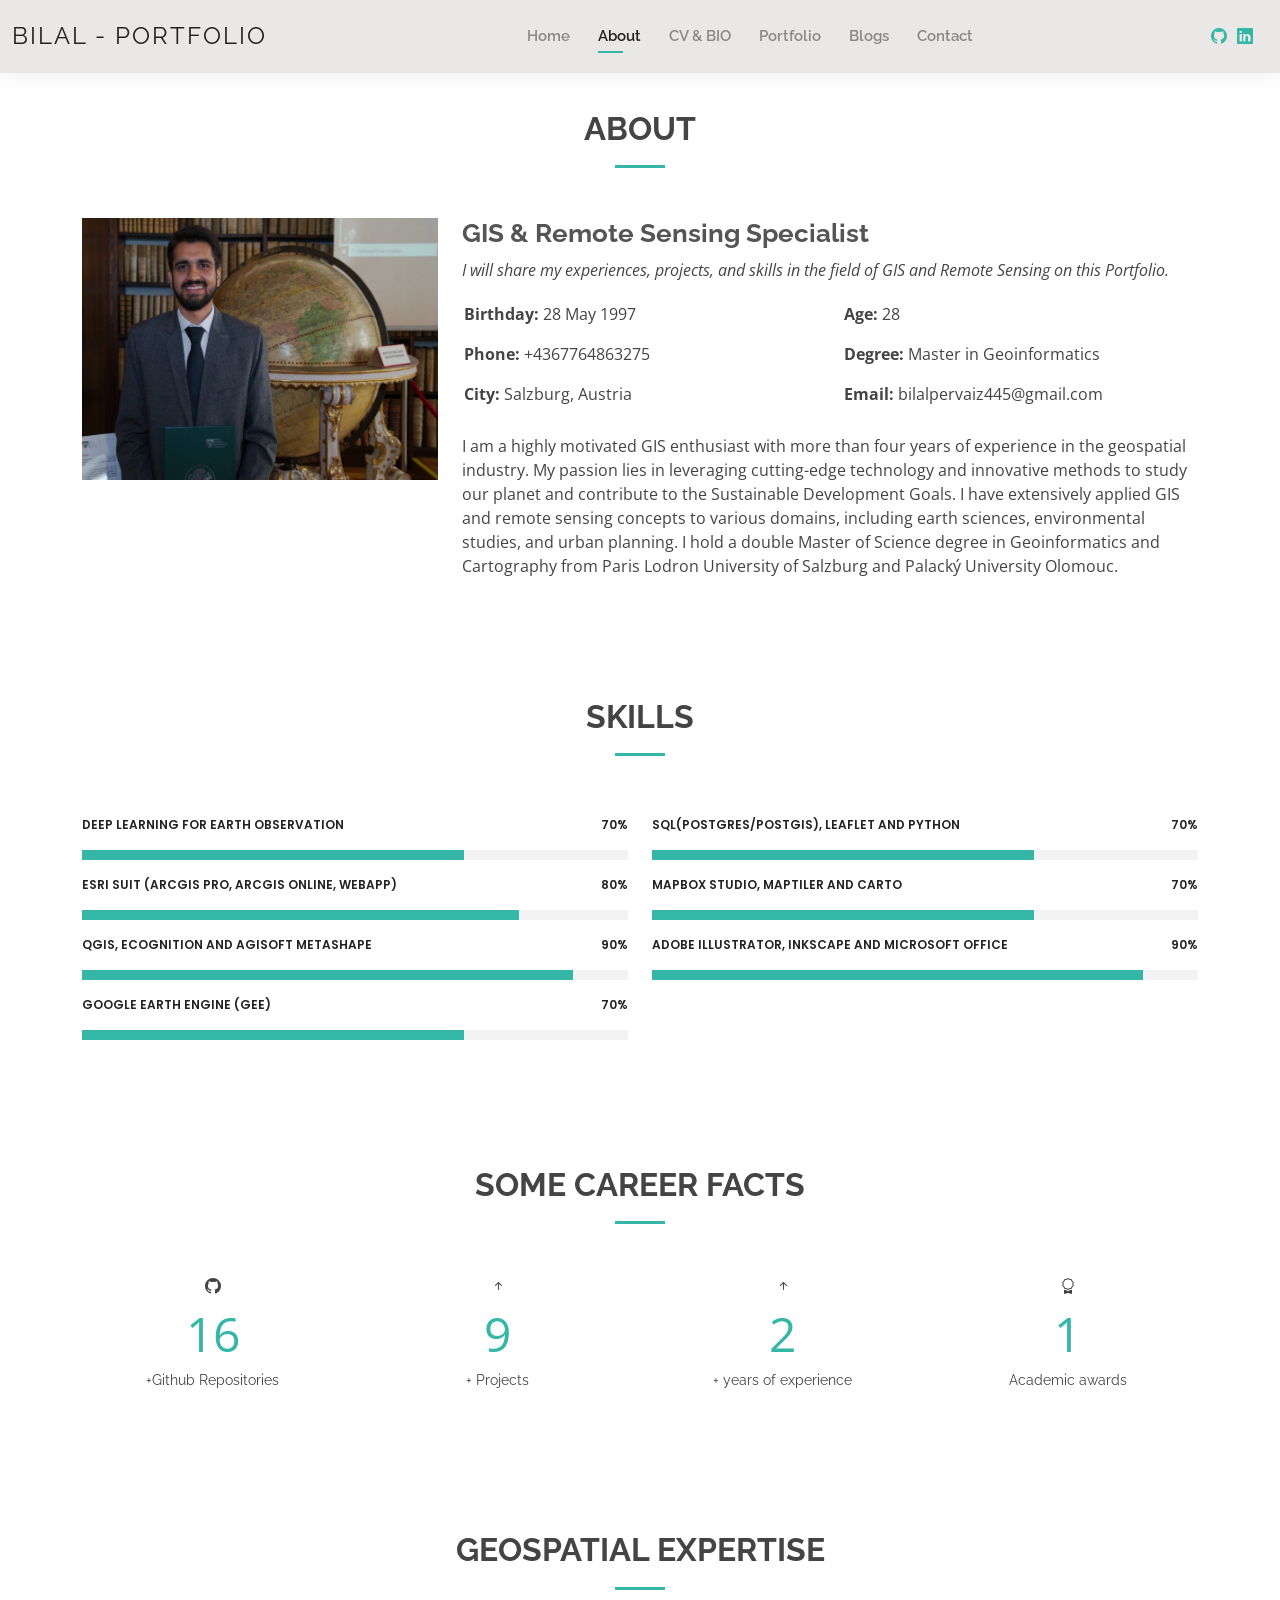
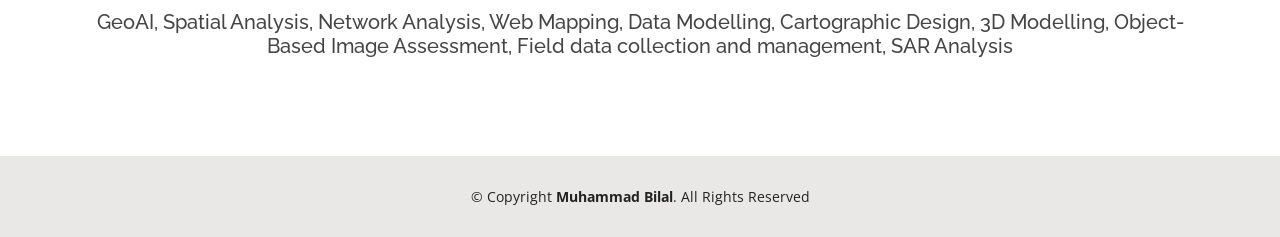
<file: about.html>
<!DOCTYPE html>
<html lang="en">

<head>
  <meta charset="utf-8">
  <meta content="width=device-width, initial-scale=1.0" name="viewport">

  <title>About-Bilal-Portfolio</title>
  <meta content="" name="description">
  <meta content="" name="keywords">

  <!-- Favicons -->
  <link href="assets/img/favicon.png" rel="icon">
  <link href="assets/img/apple-touch-icon.png" rel="apple-touch-icon">

  <!-- Google Fonts -->
  <link
    href="https://fonts.googleapis.com/css?family=Open+Sans:300,300i,400,400i,600,600i,700,700i|Raleway:300,300i,400,400i,500,500i,600,600i,700,700i|Poppins:300,300i,400,400i,500,500i,600,600i,700,700i"
    rel="stylesheet">

  <!-- Vendor CSS Files -->
  <link href="assets/vendor/aos/aos.css" rel="stylesheet">
  <link href="assets/vendor/bootstrap/css/bootstrap.min.css" rel="stylesheet">
  <link href="assets/vendor/bootstrap-icons/bootstrap-icons.css" rel="stylesheet">
  <link href="assets/vendor/boxicons/css/boxicons.min.css" rel="stylesheet">
  <link href="assets/vendor/glightbox/css/glightbox.min.css" rel="stylesheet">
  <link href="assets/vendor/swiper/swiper-bundle.min.css" rel="stylesheet">

  <!-- Template Main CSS File -->
  <link href="assets/css/style.css" rel="stylesheet">

</head>

<body>

  <!-- ======= Header ======= -->
  <header id="header" class="fixed-top">
    <div class="container-fluid d-flex justify-content-between align-items-center">

      <h2 class="logo me-auto me-lg-0" style="font-size: 24px;"><a href="index.html">Bilal - Portfolio</a></h2>
      
      <nav id="navbar" class="navbar order-last order-lg-0">
        <ul>
          <li><a href="index.html">Home</a></li>
          <li><a class="active" href="about.html">About</a></li>
          <li><a href="resume.html">CV & BIO</a></li>
          <li><a href="portfolio.html">Portfolio</a></li>
          <li><a href="services.html">Blogs</a></li>
          <li><a href="contact.html">Contact</a></li>
        </ul>
        <i class="bi bi-list mobile-nav-toggle"></i>
      </nav><!-- .navbar -->

      <div class="header-social-links">
        <a href="https://github.com/bilalpervaiz" class="github"><i class="bi bi-github"></i></a>
        <a href="https://www.linkedin.com/in/bilalperviaz/" class="linkedin"><i class="bi bi-linkedin"></i></a>
      </div>

    </div>

  </header><!-- End Header -->

  <main id="main">

    <!-- ======= About Section ======= -->
    <section id="about" class="about">
      <div class="container" data-aos="fade-up">

        <div class="section-title">
          <h2>About</h2>
        </div>

        <div class="row">
          <div class="col-lg-4">
            <img src="assets/img/Image.jpg" class="img-fluid" alt="">
          </div>
          <div class="col-lg-8 pt-4 pt-lg-0 content">
            <h3> GIS &amp; Remote Sensing  Specialist</h3>
            <p class="fst-italic">
              I will share my experiences, projects, and skills in the field of GIS and Remote Sensing on this
              Portfolio.
            </p>
            <div class="row">
              <div class="col-lg-6">
                <ul>
                  <li><i class="bi bi-rounded-right"></i> <strong>Birthday:</strong> 28 May 1997</li>
                  <li><i class="bi bi-rounded-right"></i> <strong>Phone:</strong> +4367764863275</li>
                  <li><i class="bi bi-rounded-right"></i> <strong>City:</strong> Salzburg, Austria</li>
                </ul>
              </div>
              <div class="col-lg-6">
                <ul>
                  <li><i class="bi bi-rounded-right"></i> <strong>Age:</strong> 28</li>
                  <li><i class="bi bi-rounded-right"></i> <strong>Degree:</strong> Master in Geoinformatics</li>
                  <li><i class="bi bi-rounded-right"></i> <strong>Email:</strong> bilalpervaiz445@gmail.com</li>
                </ul>
              </div>
            </div>
            <p>
              I am a highly motivated GIS enthusiast with more than four years of experience in the geospatial industry. My passion lies
              in leveraging cutting-edge technology and innovative methods to study our planet and contribute to the Sustainable
              Development Goals. I have extensively applied GIS and remote sensing concepts to various domains, including earth
              sciences, environmental studies, and urban planning. I hold a double Master of Science degree in Geoinformatics and
              Cartography from Paris Lodron University of Salzburg and Palacký University Olomouc.
            </p>
          </div>
        </div>

      </div>
    </section><!-- End About Section -->

    <!-- ======= Skills Section ======= -->
    <section id="skills" class="skills">
      <div class="container" data-aos="fade-up">

        <div class="section-title">
          <h2>Skills</h2>
        </div>

        <div class="row skills-content">

          <div class="col-lg-6">
            <div class="progress">
              <span class="skill">Deep Learning For Earth Observation <i class="val">70%</i></span>
              <div class="progress-bar-wrap">
                <div class="progress-bar" role="progressbar" aria-valuenow="70" aria-valuemin="0" aria-valuemax="100">
                </div>
              </div>
            </div>


            <div class="progress">
              <span class="skill">Esri Suit (ArcGIS Pro, ArcGIS Online, Webapp) <i class="val">80%</i></span>
              <div class="progress-bar-wrap">
                <div class="progress-bar" role="progressbar" aria-valuenow="80" aria-valuemin="0" aria-valuemax="100">
                </div>
              </div>
            </div>

            <div class="progress">
              <span class="skill">QGIS, Ecognition and Agisoft Metashape<i class="val">90%</i></span>
              <div class="progress-bar-wrap">
                <div class="progress-bar" role="progressbar" aria-valuenow="90" aria-valuemin="0" aria-valuemax="100">
                </div>
              </div>
            </div>

            <div class="progress">
              <span class="skill">Google Earth Engine (GEE) <i class="val">70%</i></span>
              <div class="progress-bar-wrap">
                <div class="progress-bar" role="progressbar" aria-valuenow="70" aria-valuemin="0" aria-valuemax="100">
                </div>
              </div>
            </div>
          </div>

          <div class="col-lg-6">

            <div class="progress">
              <span class="skill"> SQL(Postgres/PostGIS), leaflet and Python <i class="val">70%</i></span>
              <div class="progress-bar-wrap">
                <div class="progress-bar" role="progressbar" aria-valuenow="70" aria-valuemin="0" aria-valuemax="100">
                </div>
              </div>
            </div>

            <div class="progress">
              <span class="skill">Mapbox Studio, MapTiler and Carto <i class="val">70%</i></span>
              <div class="progress-bar-wrap">
                <div class="progress-bar" role="progressbar" aria-valuenow="70" aria-valuemin="0" aria-valuemax="100">
                </div>
              </div>
            </div>

            <div class="progress">
              <span class="skill">Adobe Illustrator, Inkscape and Microsoft Office <i class="val">90%</i></span>
              <div class="progress-bar-wrap">
                <div class="progress-bar" role="progressbar" aria-valuenow="90" aria-valuemin="0" aria-valuemax="100">
                </div>
              </div>
            </div>

          </div>

        </div>

      </div>
    </section><!-- End Skills Section -->

    <!-- ======= Facts Section ======= -->
    <section id="facts" class="facts">
      <div class="container" data-aos="fade-up">

        <div class="section-title">
          <h2>Some Career Facts</h2>
        </div>

        <div class="row counters">

          <div class="col-lg-3 col-6 text-center">
            <i class="bi bi-github"></i>
            <span data-purecounter-start="0" data-purecounter-end="35" data-purecounter-duration="1"
              class="purecounter"></span>
            <p>+Github Repositories</p>
          </div>

          <div class="col-lg-3 col-6 text-center">
            <i class="bi bi-arrow-up-short"></i>
            <span data-purecounter-start="0" data-purecounter-end="20" data-purecounter-duration="1"
              class="purecounter"></span>
            <p>+ Projects</p>
          </div>

          <div class="col-lg-3 col-6 text-center">
            <i class="bi bi-arrow-up-short"></i>
            <span data-purecounter-start="0" data-purecounter-end="4" data-purecounter-duration="1"
              class="purecounter"></span>
            <p>+ years of experience</p>
          </div>

          <div class="col-lg-3 col-6 text-center">
            <i class="bi bi-award"></i>
            <span data-purecounter-start="0" data-purecounter-end="2" data-purecounter-duration="1"
              class="purecounter"></span>
            <p>Academic awards</p>
          </div>

        </div>

      </div>
    </section><!-- End Facts Section -->

    <!-- ======= Testimonials Section ======= -->
    <section id="testimonials" class="testimonials">
      <div class="container" data-aos="fade-up">

        <div class="section-title">
          <h2>Geospatial Expertise</h2>
          <h5>GeoAI, Spatial Analysis, Network Analysis, Web Mapping, Data Modelling, Cartographic Design, 3D Modelling,
            Object-Based Image Assessment, Field data collection and management, SAR Analysis</h5>
        </div>

    </section><!-- End Testimonials Section -->

  </main><!-- End #main -->

  <!-- ======= Footer ======= -->
  <footer id="footer">
    <div class="container">
      <div class="copyright">
        &copy; Copyright <strong><span>Muhammad Bilal</span></strong>. All Rights Reserved
      </div>
    </div>
  </footer><!-- End  Footer -->

  <div id="preloader"></div>
  <a href="#" class="back-to-top d-flex align-items-center justify-content-center"><i
      class="bi bi-arrow-up-short"></i></a>

  <!-- Vendor JS Files -->
  <script src="assets/vendor/purecounter/purecounter_vanilla.js"></script>
  <script src="assets/vendor/aos/aos.js"></script>
  <script src="assets/vendor/bootstrap/js/bootstrap.bundle.min.js"></script>
  <script src="assets/vendor/glightbox/js/glightbox.min.js"></script>
  <script src="assets/vendor/isotope-layout/isotope.pkgd.min.js"></script>
  <script src="assets/vendor/swiper/swiper-bundle.min.js"></script>
  <script src="assets/vendor/waypoints/noframework.waypoints.js"></script>
  <script src="assets/vendor/php-email-form/validate.js"></script>

  <!-- Template Main JS File -->
  <script src="assets/js/main.js"></script>

</body>

</html>
</file>
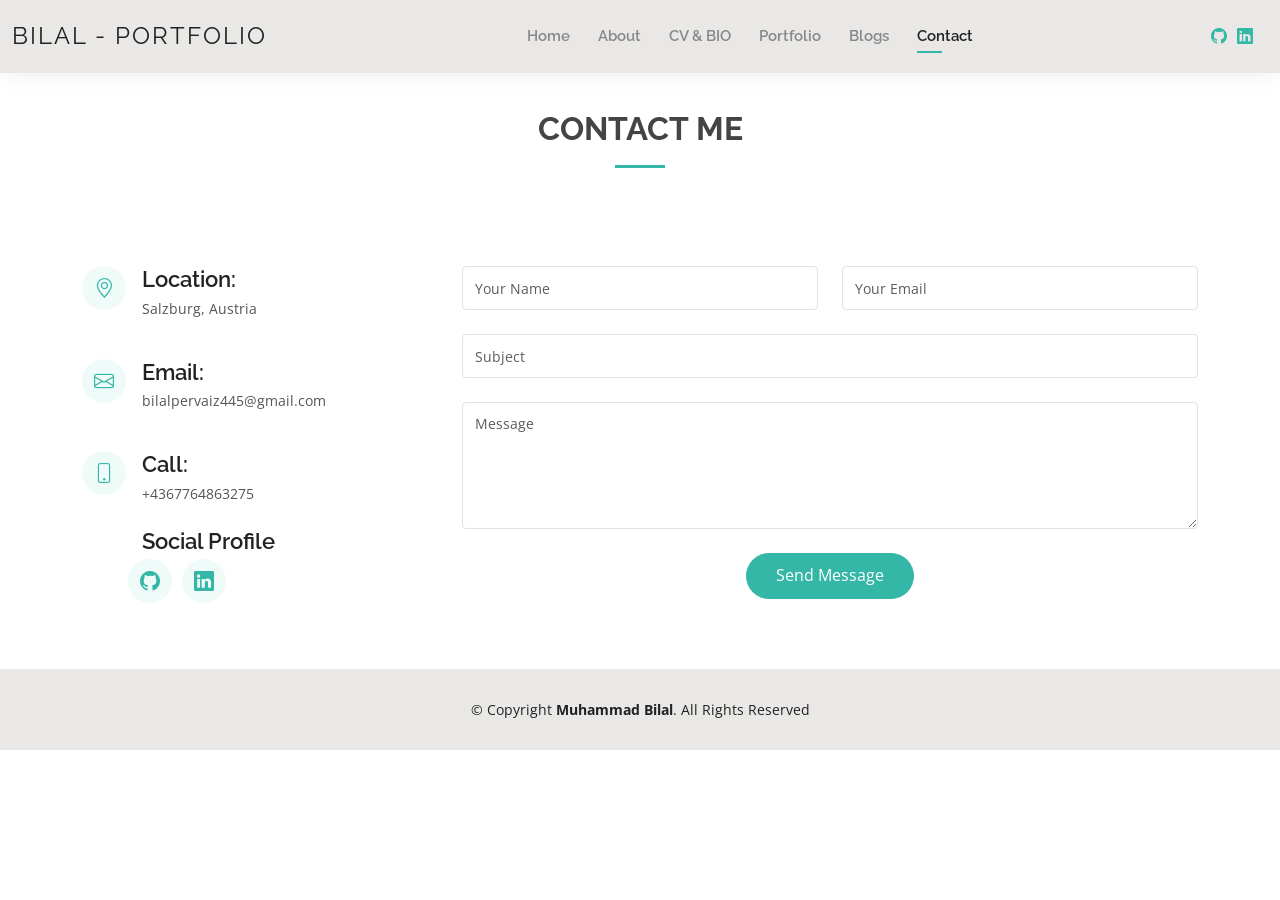
<file: contact.html>
<!DOCTYPE html>
<html lang="en">

<head>
  <meta charset="utf-8">
  <meta content="width=device-width, initial-scale=1.0" name="viewport">

  <title>Contact - Bilal</title>
  <meta content="" name="description">
  <meta content="" name="keywords">

  <!-- Favicons -->
  <link href="assets/img/favicon.png" rel="icon">
  <link href="assets/img/apple-touch-icon.png" rel="apple-touch-icon">

  <!-- Google Fonts -->
  <link href="https://fonts.googleapis.com/css?family=Open+Sans:300,300i,400,400i,600,600i,700,700i|Raleway:300,300i,400,400i,500,500i,600,600i,700,700i|Poppins:300,300i,400,400i,500,500i,600,600i,700,700i" rel="stylesheet">

  <!-- Vendor CSS Files -->
  <link href="assets/vendor/aos/aos.css" rel="stylesheet">
  <link href="assets/vendor/bootstrap/css/bootstrap.min.css" rel="stylesheet">
  <link href="assets/vendor/bootstrap-icons/bootstrap-icons.css" rel="stylesheet">
  <link href="assets/vendor/boxicons/css/boxicons.min.css" rel="stylesheet">
  <link href="assets/vendor/glightbox/css/glightbox.min.css" rel="stylesheet">
  <link href="assets/vendor/swiper/swiper-bundle.min.css" rel="stylesheet">

  <!-- Template Main CSS File -->
  <link href="assets/css/style.css" rel="stylesheet">
</head>

<body>

  <!-- ======= Header ======= -->
  <header id="header" class="fixed-top">
    <div class="container-fluid d-flex justify-content-between align-items-center">

      <h2 class="logo me-auto me-lg-0" style="font-size: 24px;"><a href="index.html">Bilal - Portfolio</a></h2>
      

      <nav id="navbar" class="navbar order-last order-lg-0">
        <ul>
          <li><a href="index.html">Home</a></li>
          <li><a href="about.html">About</a></li>
          <li><a href="resume.html">CV & BIO</a></li>
          <li><a href="portfolio.html">Portfolio</a></li>
          <li><a href="services.html">Blogs</a></li>
          <li><a class="active" href="contact.html">Contact</a></li>
        </ul>
        <i class="bi bi-list mobile-nav-toggle"></i>
      </nav><!-- .navbar -->

      <div class="header-social-links">
        <a href="https://github.com/bilalpervaiz" class="github"><i class="bi bi-github"></i></a>
        <a href="https://www.linkedin.com/in/bilalperviaz/" class="linkedin"><i class="bi bi-linkedin"></i></a>
      </div>


  </header><!-- End Header -->

  <main id="main">

    <!-- ======= Contact Section ======= -->
    <section id="contact" class="contact">
      <div class="container" data-aos="fade-up">

        <div class="section-title">
          <h2>Contact Me</h2>
        </div>
        <div class="row mt-5">

          <div class="col-lg-4">
            <div class="info">
              <div class="address">
                <i class="bi bi-geo-alt"></i>
                <h4>Location:</h4>
                <p>Salzburg, Austria</p>
              </div>

              <div class="email">
                <i class="bi bi-envelope"></i>
                <h4>Email:</h4>
                <p>bilalpervaiz445@gmail.com</p>
              </div>

              <div class="phone">
                <i class="bi bi-phone"></i>
                <h4>Call:</h4>
                <p>+4367764863275</p>
              </div>
<br>
              <div class="header-social-links">
                <h4>Social Profile</h4>
                <a href="https://github.com/bilalpervaiz" class="github"><i class="bi bi-github" style="margin-inline: 40px;"></i></a>
                <a href="https://www.linkedin.com/in/bilalperviaz/" class="linkedin"><i class="bi bi-linkedin" style="margin-inline: -40px;"></i></a>
              </div>

            </div>

          </div>

          <div class="col-lg-8 mt-5 mt-lg-0">

            <form action="forms/contact.php" method="post" role="form" class="php-email-form">
              <div class="row">
                <div class="col-md-6 form-group">
                  <input type="text" name="name" class="form-control" id="name" placeholder="Your Name" required>
                </div>
                <div class="col-md-6 form-group mt-3 mt-md-0">
                  <input type="email" class="form-control" name="email" id="email" placeholder="Your Email" required>
                </div>
              </div>
              <div class="form-group mt-3">
                <input type="text" class="form-control" name="subject" id="subject" placeholder="Subject" required>
              </div>
              <div class="form-group mt-3">
                <textarea class="form-control" name="message" rows="5" placeholder="Message" required></textarea>
              </div>
              <div class="my-3">
                <div class="loading">Loading</div>
                <div class="error-message"></div>
                <div class="sent-message">Your message has been sent. Thank you!</div>
              </div>
              <div class="text-center"><button type="submit">Send Message</button></div>
            </form>

          </div>

        </div>

      </div>
    </section><!-- End Contact Section -->

  </main><!-- End #main -->

  <!-- ======= Footer ======= -->
  <footer id="footer">
    <div class="container">
      <div class="copyright">
        &copy; Copyright <strong><span>Muhammad Bilal</span></strong>. All Rights Reserved
      </div>
    </div>
  </footer>
  <!-- End  Footer -->

  <div id="preloader"></div>
  <a href="#" class="back-to-top d-flex align-items-center justify-content-center"><i class="bi bi-arrow-up-short"></i></a>

  <!-- Vendor JS Files -->
  <script src="assets/vendor/purecounter/purecounter_vanilla.js"></script>
  <script src="assets/vendor/aos/aos.js"></script>
  <script src="assets/vendor/bootstrap/js/bootstrap.bundle.min.js"></script>
  <script src="assets/vendor/glightbox/js/glightbox.min.js"></script>
  <script src="assets/vendor/isotope-layout/isotope.pkgd.min.js"></script>
  <script src="assets/vendor/swiper/swiper-bundle.min.js"></script>
  <script src="assets/vendor/waypoints/noframework.waypoints.js"></script>
  <script src="assets/vendor/php-email-form/validate.js"></script>

  <!-- Template Main JS File -->
  <script src="assets/js/main.js"></script>

</body>

</html>
</file>
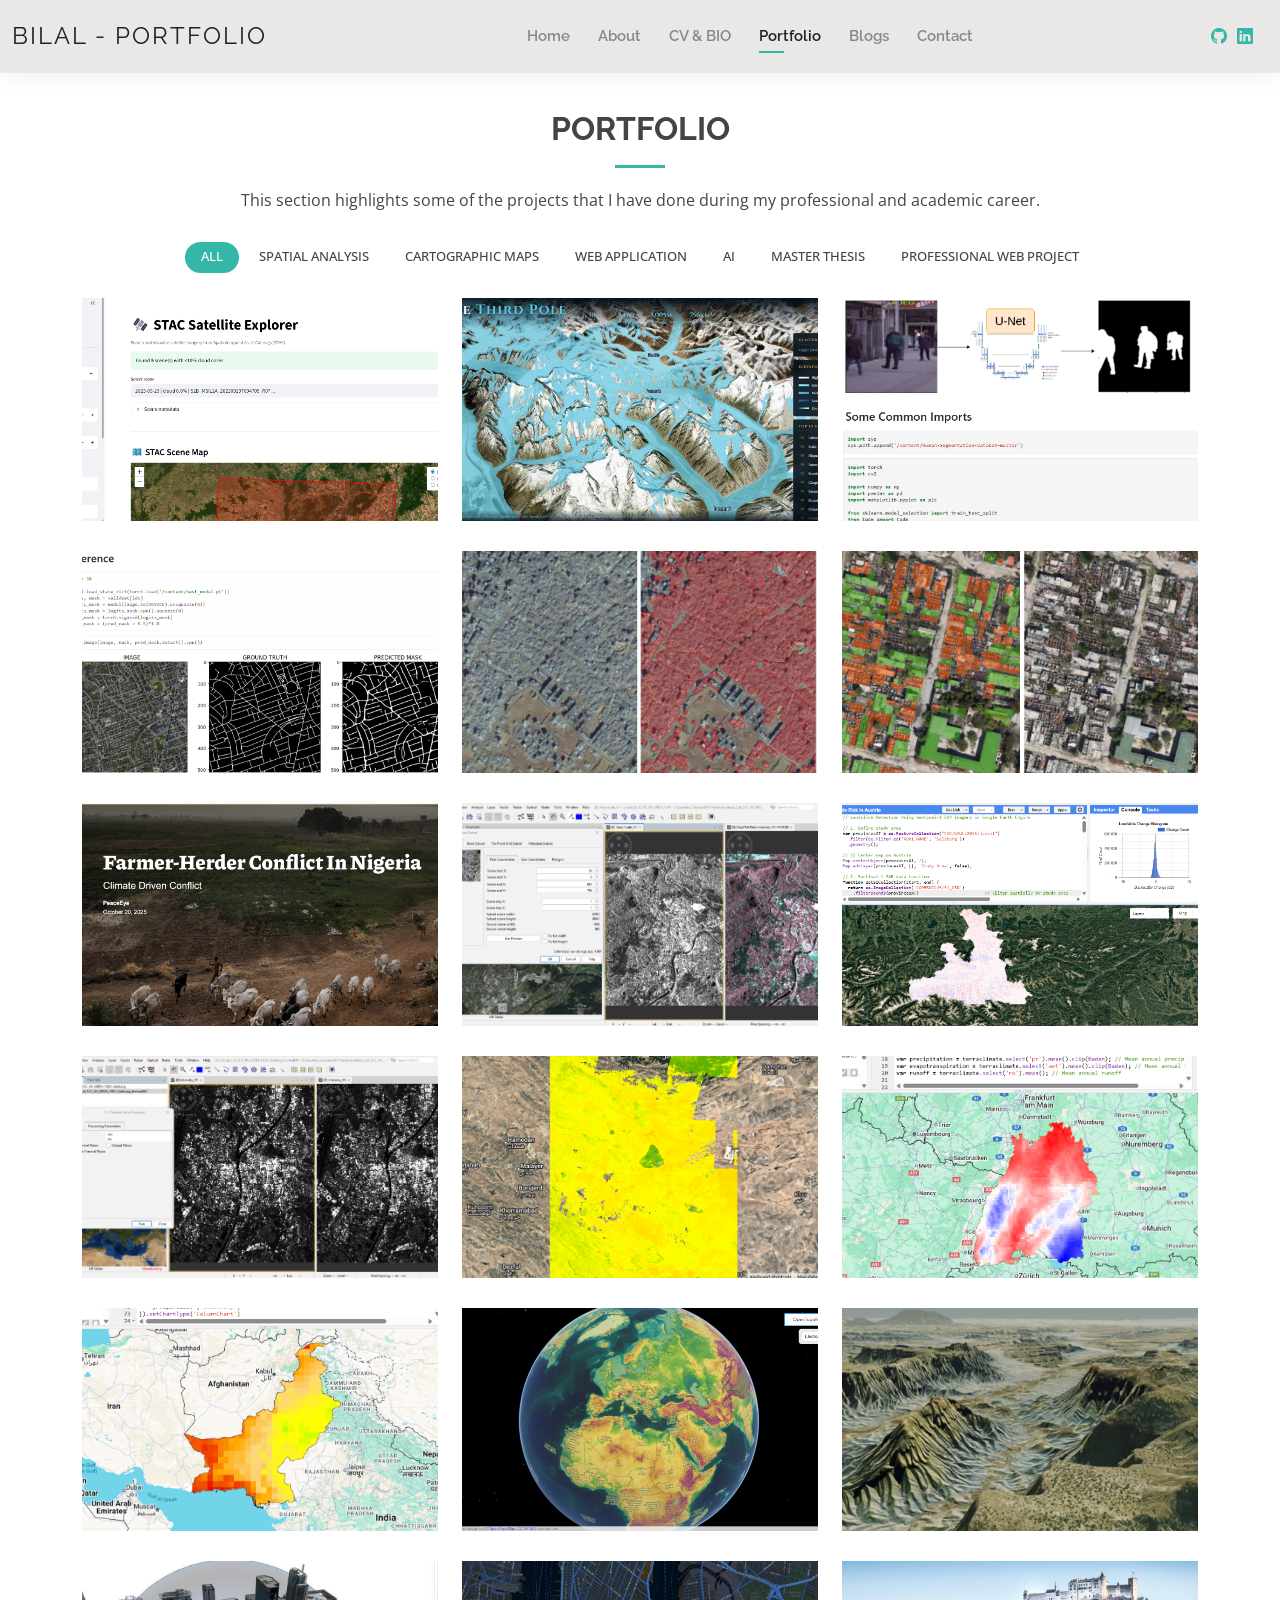
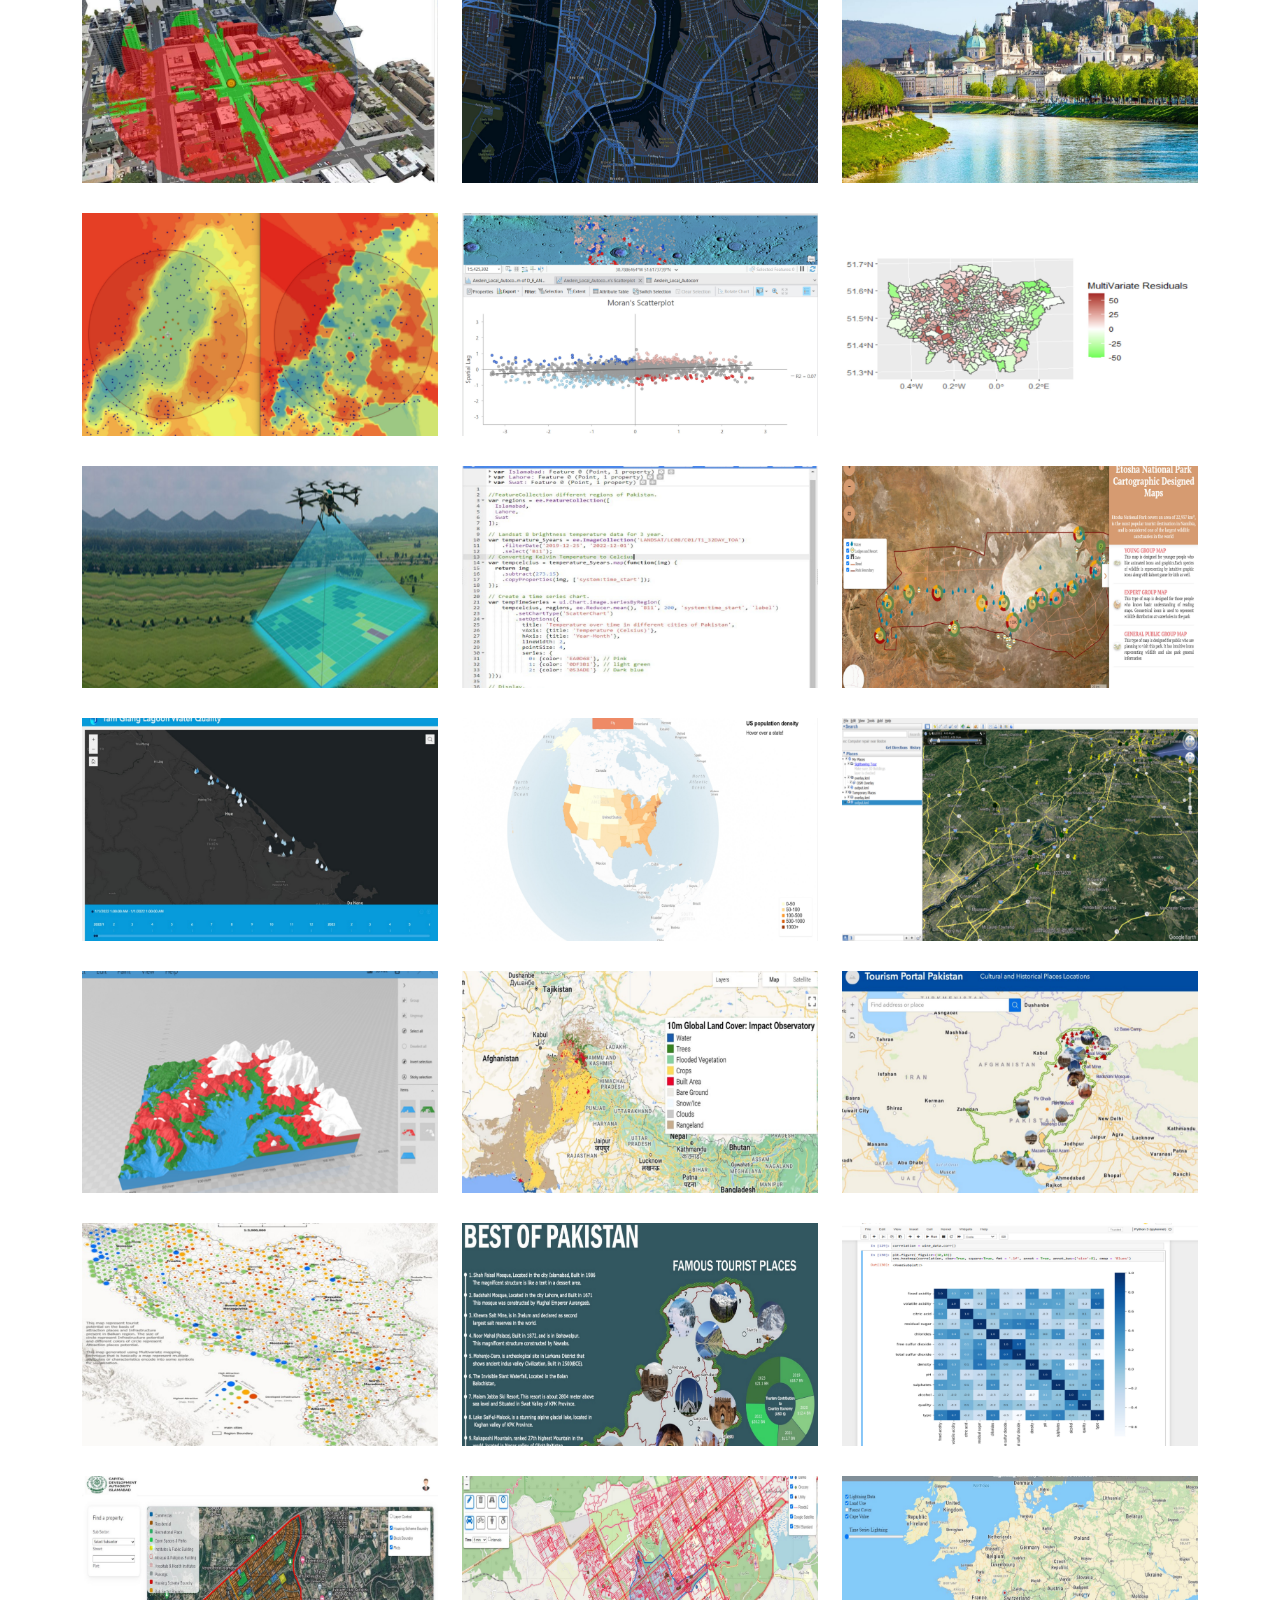
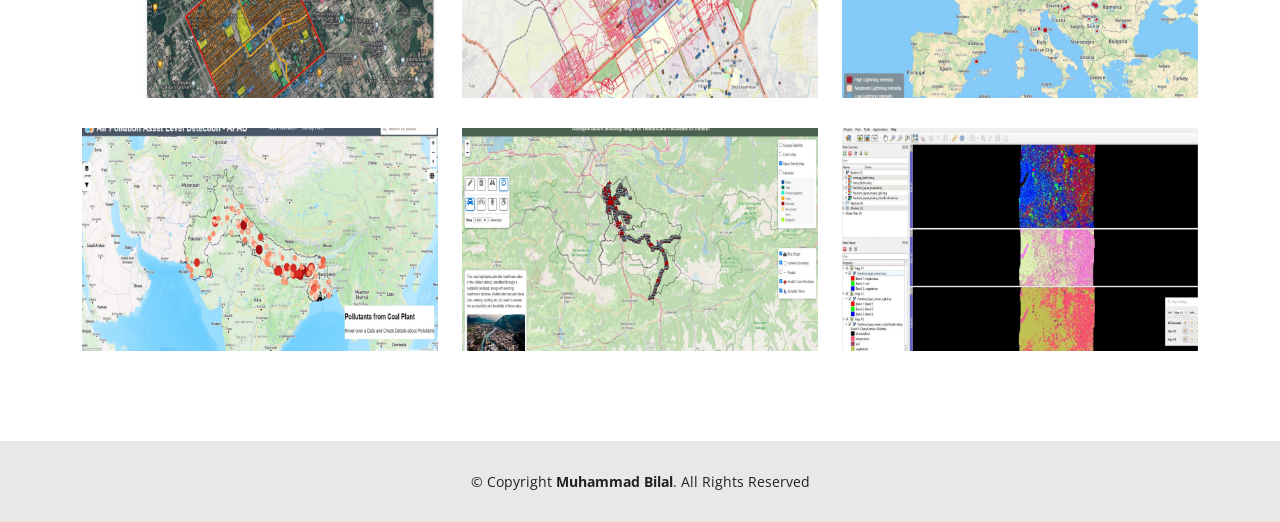
<file: portfolio.html>
<!DOCTYPE html>
<html lang="en">

<head>
  <meta charset="utf-8">
  <meta content="width=device-width, initial-scale=1.0" name="viewport">

  <title>Portfolio - Bilal</title>
  <meta content="" name="description">
  <meta content="" name="keywords">

  <!-- Favicons -->
  <link href="assets/img/favicon.png" rel="icon">
  <link href="assets/img/apple-touch-icon.png" rel="apple-touch-icon">

  <!-- Google Fonts -->
  <link
    href="https://fonts.googleapis.com/css?family=Open+Sans:300,300i,400,400i,600,600i,700,700i|Raleway:300,300i,400,400i,500,500i,600,600i,700,700i|Poppins:300,300i,400,400i,500,500i,600,600i,700,700i"
    rel="stylesheet">

  <!-- Vendor CSS Files -->
  <link href="assets/vendor/aos/aos.css" rel="stylesheet">
  <link href="assets/vendor/bootstrap/css/bootstrap.min.css" rel="stylesheet">
  <link href="assets/vendor/bootstrap-icons/bootstrap-icons.css" rel="stylesheet">
  <link href="assets/vendor/boxicons/css/boxicons.min.css" rel="stylesheet">
  <link href="assets/vendor/glightbox/css/glightbox.min.css" rel="stylesheet">
  <link href="assets/vendor/swiper/swiper-bundle.min.css" rel="stylesheet">

  <!-- Template Main CSS File -->
  <link href="assets/css/style.css" rel="stylesheet">

</head>

<body>

  <!-- ======= Header ======= -->
  <header id="header" class="fixed-top">
    <div class="container-fluid d-flex justify-content-between align-items-center">

      <h2 class="logo me-auto me-lg-0" style="font-size: 24px;"><a href="index.html">Bilal - Portfolio</a></h2>

      <nav id="navbar" class="navbar order-last order-lg-0">
        <ul>
          <li><a href="index.html">Home</a></li>
          <li><a href="about.html">About</a></li>
          <li><a href="resume.html">CV & BIO</a></li>
          <li><a class="active" href="portfolio.html">Portfolio</a></li>
          <li><a href="services.html">Blogs</a></li>
          <li><a href="contact.html">Contact</a></li>
        </ul>
        <i class="bi bi-list mobile-nav-toggle"></i>
      </nav><!-- .navbar -->

      <div class="header-social-links">
        <a href="https://github.com/bilalpervaiz" class="github"><i class="bi bi-github"></i></a>
        <a href="https://www.linkedin.com/in/bilalperviaz/" class="linkedin"><i class="bi bi-linkedin"></i></a>
      </div>

    </div>

  </header><!-- End Header -->

  <main id="main">

    <!-- ======= Portfolio Section ======= -->
    <section id="portfolio" class="portfolio">
      <div class="container" data-aos="fade-up">

        <div class="section-title">
          <h2>Portfolio</h2>
          <p>This section highlights some of the projects that I have done during my professional
            and academic career.</p>
        </div>

        <div class="row" data-aos="fade-up" data-aos-delay="100">
          <div class="col-lg-12 d-flex justify-content-center">
            <ul id="portfolio-flters">
              <li data-filter="*" class="filter-active">All</li>
              <li data-filter=".filter-app">Spatial Analysis</li>
              <li data-filter=".filter-card">Cartographic Maps</li>
              <li data-filter=".filter-web">Web Application</li>
              <li data-filter=".filter-ai">AI</li>
              <li data-filter=".filter-thesis">Master Thesis</li>
              <li data-filter=".filter-professional">Professional Web Project</li>


            </ul>
          </div>
        </div>

        <div class="row portfolio-container" data-aos="fade-up" data-aos-delay="200">
        <div class="col-lg-4 col-md-6 portfolio-item filter-web">
            <div class="portfolio-wrap">
              <img src="assets/img/stac.png" class="img-fluid" alt="">
              <div class="portfolio-info">
                <h4>STAC based Satellite Imagery Explorer Web Application with NDVI NDWI Analytics</h4>
                <p>A Streamlit based web application for searching, visualizing, and analyzing satellite imagery from STAC catalogs. Features interactive maps, scene analytics (NDVI/NDWI), and direct access to asset URLs via Planetary Computer. </p>
                <div class="portfolio-links">
                  <a href="https://stac-satellite-data-explorer.streamlit.app/"
                    class="portfolio-details-lightbox" data-glightbox="type: external" title="Portfolio Details"><i
                      class="bx bx-link"></i></a>
                </div>
              </div>
            </div>
          </div>

          <div class="col-lg-4 col-md-6 portfolio-item filter-web">
            <div class="portfolio-wrap">
              <img src="assets/img/Glacier.png" class="img-fluid" alt="">
              <div class="portfolio-info">
                <h4>Interactive-web-map-of-visualizing-Glacier-information-in-Karakoram-or-Himalayas-Region.</h4>
                <p>A An interactive web map visualizing glacier retreat in the Karakoram and other mountain regions using MapLibre basemaps to highlight loss and inform conservation. </p>
                <div class="portfolio-links">
                  <a href="https://bilalpervaiz.github.io/Interactive-web-map-of-visualizing-Glacier-information-in-Karakoram-or-Himalayas-Region./"
                    class="portfolio-details-lightbox" data-glightbox="type: external" title="Portfolio Details"><i
                      class="bx bx-link"></i></a>
                </div>
              </div>
            </div>
          </div>


          <div class="col-lg-4 col-md-6 portfolio-item filter-ai">
            <div class="portfolio-wrap">
              <img src="assets/img/Humanseg.png" class="img-fluid" alt="">
              <div class="portfolio-info">
                <h4>Human-Image-Segmentation-with-U-Net-in-PyTorch</h4>
                <p>An end-to-end human image segmentation project built with PyTorch using a U-Net architecture with an EfficientNet encoder. Includes data preprocessing, augmentation with Albumentations, custom dataset pipeline, training/validation loops, and inference on custom images.</p>
                <div class="portfolio-links">
                    <a href="https://github.com/bilalpervaiz/Human-Image-Segmentation-with-U-Net-in-PyTorch/blob/main/Deep_Learning_with_PyTorch_and_Image_Segmentation.ipynb" target="_blank" rel="noopener noreferrer"
                    title="View on GitHub"><i class="bx bxl-github"></i></a>
                </div>
              </div>
            </div>
          </div>

          <div class="col-lg-4 col-md-6 portfolio-item filter-ai">
            <div class="portfolio-wrap">
              <img src="assets/img/roadseg.png" class="img-fluid" alt="">
              <div class="portfolio-info">
                <h4>Road-Segmentation-from-Aerial-Satellite-Imagery-using-U-Net-in-PyTorch</h4>
                <p>A deep learning project for road segmentation from aerial satellite imagery using a U-Net architecture in PyTorch. The notebook includes data preprocessing, augmentation, custom dataset pipeline, Dice + BCE loss optimization, training/validation loops, and inference visualization.</p>
                <div class="portfolio-links">
                    <a href="https://github.com/bilalpervaiz/Road-Segmentation-from-Aerial-Satellite-Imagery-using-U-Net-in-PyTorch/blob/main/Aerial_Image_Segmentation_with_PyTorch.ipynb" target="_blank" rel="noopener noreferrer"
                    title="View on GitHub"><i class="bx bxl-github"></i></a>
                </div>
              </div>
            </div>
          </div>





          <div class="col-lg-4 col-md-6 portfolio-item filter-ai">
            <div class="portfolio-wrap">
              <img src="assets/img/GeoAI.png" class="img-fluid" alt="">
              <div class="portfolio-info">
                <h4>GeoAI Damage Assessment in Gaza</h4>
                <p>SAMLoRA (Esri) GeoAI model used for damage assessment in the Gaza Strip</p>
                <div class="portfolio-links">
                    <a href="assets/img/GeoAI_for_Damage_Assessment-Gaza.pdf" class="portfolio-details-lightbox" data-glightbox="type: external"
                    title="Portfolio Details"><i class="bx bx-link"></i></a>
                </div>
              </div>
            </div>
          </div>

          <div class="row portfolio-container" data-aos="fade-up" data-aos-delay="200">
          <div class="col-lg-4 col-md-6 portfolio-item filter-ai">
            <div class="portfolio-wrap">
              <img src="assets/img/HaitiGeoAI.png" class="img-fluid" alt="">
              <div class="portfolio-info">
                <h4>Damage Assessment in Haiti Using GeoAI</h4>
                <p>SAMLoRA (Esri) GeoAI model used for damage assessment in Haiti</p>
                <div class="portfolio-links">
                    <a href="assets/img/Stabilization_Preparedness_Haiti.pdf" class="portfolio-details-lightbox" data-glightbox="type: external"
                    title="Portfolio Details"><i class="bx bx-link"></i></a>
                </div>
              </div>
            </div>
          </div>

            <div class="col-lg-4 col-md-6 portfolio-item filter-app">
                <div class="portfolio-wrap">
                  <img src="assets/img/farmers.png" class="img-fluid" alt="">
                  <div class="portfolio-info">
                    <h4>Farmer and Herder Conflict Analysis in Nigeria  </h4>
                    <p>Analyzed farmer and herder conflict dynamics in Nigeria by integrating geospatial data on herder migration routes,conflict locations, and environmental conditions.</p>
                    <div class="portfolio-links">
                      <a href="https://arcg.is/POyn0"><i class="bx bx-link"></i></a>
                    </div>
                  </div>
                </div>
              </div>

              <div class="col-lg-4 col-md-6 portfolio-item filter-app">
                <div class="portfolio-wrap">
                  <img src="assets/img/Feature_SAR.png" class="img-fluid" alt="">
                  <div class="portfolio-info">
                    <h4>Feature Extraction and Land Cover Classification Using Sentinel-1 GRD Data in Central Austria  </h4>
                    <p>Perform Feature Extraction with PCA and GLCM Texture Analysis and Land Cover Classification Using Sentinel-1 GRD Data in Central Austria.</p>
                    <div class="portfolio-links">
                      <a href="https://www.notion.so/Feature-Extraction-and-Land-Cover-Classification-Using-Sentinel-1-Ground-Range-Detection-Austria-3109c08c562b8041825eee852a85b8ec?source=copy_link"><i class="bx bx-link"></i></a>
                    </div>
                  </div>
                </div>
              </div>

              <div class="col-lg-4 col-md-6 portfolio-item filter-app">
                <div class="portfolio-wrap">
                  <img src="assets/img/Landslide_Risk.png" class="img-fluid" alt="">
                  <div class="portfolio-info">
                    <h4>Landslide Risk Assessment in Salzburg Region of Austria  </h4>
                    <p>Analyzed Landslide Risk Assessment in Salzburg Region of Austria using SAR Dataset in Google Earth Engine.</p>
                    <div class="portfolio-links">
                      <a href="https://code.earthengine.google.com/99a45700a89854c585be5e884eca6239"><i class="bx bx-link"></i></a>
                    </div>
                  </div>
                </div>
              </div>

              <div class="col-lg-4 col-md-6 portfolio-item filter-app">
                <div class="portfolio-wrap">
                  <img src="assets/img/ThermaNoiseSar.png" class="img-fluid" alt="">
                  <div class="portfolio-info">
                    <h4>Preprocessing SAR Images for Urban Extraction  </h4>
                    <p>Perform Feature Extraction with PCA and GLCM Texture Analysis and Land Cover Classification Using Sentinel-1
GRD Data in Central Austria.</p>
                    <div class="portfolio-links">
                      <a href="https://www.notion.so/Preprocessing-SAR-Images-for-Urban-Extraction-3179c08c562b80758e07e80b18433066?source=copy_link"><i class="bx bx-link"></i></a>
                    </div>
                  </div>
                </div>
              </div>


              <div class="col-lg-4 col-md-6 portfolio-item filter-app">
                <div class="portfolio-wrap">
                  <img src="assets/img/tehran.png" class="img-fluid" alt="">
                  <div class="portfolio-info">
                    <h4>Tehran Damage Assessment </h4>
                    <p>Analyze Vegetation, Water, Urban and Fire related damages in Tehran during 2025 conflict</p>
                    <div class="portfolio-links">
                      <a href="https://code.earthengine.google.com/96a86ef118d8309f172baa0c93f3215d"><i class="bx bx-link"></i></a>
                    </div>
                  </div>
                </div>
              </div>

                <div class="col-lg-4 col-md-6 portfolio-item filter-app">
                <div class="portfolio-wrap">
                  <img src="assets/img/Water Stress.png" class="img-fluid" alt="">
                  <div class="portfolio-info">
                    <h4>Water Stress Analysis</h4>
                    <p>Analyze Water Availability and Demand in Baden Wuttenberg Germany</p>
                    <div class="portfolio-links">
                      <a href="https://code.earthengine.google.com/74f19eaf93dfabcd0013c095b2ab266f"><i class="bx bx-link"></i></a>
                    </div>
                  </div>
                </div>
              </div>

                <div class="col-lg-4 col-md-6 portfolio-item filter-app">
                <div class="portfolio-wrap">
                  <img src="assets/img/drought1.png" class="img-fluid" alt="">
                  <div class="portfolio-info">
                    <h4>Drought Analysis</h4>
                    <p>Analyze SPEI Drought Severity Index in Pakistan</p>
                    <div class="portfolio-links">
                      <a href="https://code.earthengine.google.com/94bbfa4a5321886441ff995456811483"><i class="bx bx-link"></i></a>
                    </div>
                  </div>
                </div>
              </div>
          

            <div class="col-lg-4 col-md-6 portfolio-item filter-web">
            <div class="portfolio-wrap">
              <img src="assets/img/US_Election.png" class="img-fluid" alt="">
              <div class="portfolio-info">
                <h4>Visualising Electoral Votes Difference across US States using Arcgis Map SDK</h4>
                <p>ArcGIS Map SDK for JavaScript project that visualizes US state-level electoral differences through an interactive choropleth map, with dynamic opacity-based rendering to compare spatial patterns, highlight regional contrasts, and explore election disparity across states</p>
                <div class="portfolio-links">
                  <a href="https://bilalpervaiz.github.io/Visualising-Electoral-Votes-Difference-across-US-States-using-Arcgis-Map-SDK/" class="portfolio-details-lightbox" data-glightbox="type: external"
                    title="Portfolio Details"><i class="bx bx-link"></i></a>
                </div>
              </div>
            </div>
          </div>

          


          <div class="col-lg-4 col-md-6 portfolio-item filter-app">
            <div class="portfolio-wrap">
              <img src="assets/img/Terrain.jpg" class="img-fluid" alt="">
              <div class="portfolio-info">
                <h4>Terrain Analysis</h4>
                <p>Geomorphometrical analysis of catchment area around Taxenbach's southern part of Salzburg</p>
                <div class="portfolio-links">
                  <a href="https://storymaps.arcgis.com/stories/4bdf684bc9d241e59ed5cd9349e8688a"><i
                      class="bx bx-link"></i></a>
                </div>
              </div>
            </div>
          </div>

          <div class="col-lg-4 col-md-6 portfolio-item filter-app">
            <div class="portfolio-wrap">
              <img src="assets/img/visibility.jpg" class="img-fluid" alt="">
              <div class="portfolio-info">
                <h4>Visibility Analysis </h4>
                <p>visibility analysis for a hotel in Salzburg using line of sight and viewshed techniques in ArcScene
                </p>
                <div class="portfolio-links">
                  <a href="https://storymaps.arcgis.com/stories/2d1e5b33d69e47c1b6a7c190093ba367"><i
                      class="bx bx-link"></i></a>
                </div>
              </div>
            </div>
          </div>

          <div class="col-lg-4 col-md-6 portfolio-item filter-app">
            <div class="portfolio-wrap">
              <img src="assets/img/Network.jpg" class="img-fluid" alt="">
              <div class="portfolio-info">
                <h4>Network Analysis </h4>
                <p>Planning routes and Service area proximity for waste glass collection by trucks</p>
                <div class="portfolio-links">
                  <a href="https://storymaps.arcgis.com/stories/e69deac12e6b4c338f8e2a36278bbd43"><i
                      class="bx bx-link"></i></a>
                </div>
              </div>
            </div>
          </div>

          <div class="col-lg-4 col-md-6 portfolio-item filter-app">
            <div class="portfolio-wrap">
              <img src="assets/img/weighted.jpg" class="img-fluid" alt="">
              <div class="portfolio-info">
                <h4>Weighted Overlay and Cost Distance Analysis </h4>
                <p>Suitable sites identification for tourist hotels in Austria using weighted overlay and cost path
                  analysis</p>
                <div class="portfolio-links">
                  <a href="https://storymaps.arcgis.com/stories/3292def9c5864e5d838e4c06a5b7f2ab"><i
                      class="bx bx-link"></i></a>
                </div>
              </div>
            </div>
          </div>

          <div class="col-lg-4 col-md-6 portfolio-item filter-app">
            <div class="portfolio-wrap">
              <img src="assets/img/Interpolation.jpg" class="img-fluid" alt="">
              <div class="portfolio-info">
                <h4>Spatial Interpolation </h4>
                <p>Inverse Distance Weighted Method were applied to Temperature Datasets of Czech Republic and Quality
                  Assessment of that method</p>
                <div class="portfolio-links">
                  <a href="https://storymaps.arcgis.com/stories/1d9ae3feb0f741eba39090242256e6d0"><i
                      class="bx bx-link"></i></a>
                </div>
              </div>
            </div>
          </div>


          <div class="col-lg-4 col-md-6 portfolio-item filter-app">
            <div class="portfolio-wrap">
              <img src="assets/img/Localautocorre.jpg" class="img-fluid" alt="">
              <div class="portfolio-info">
                <h4>Local Spatial Autocorrelation </h4>
                <p>Anselin Local Moran ‘s Statistical Method were used to identify Moons Crater Origin</p>
                <div class="portfolio-links">
                  <a href="assets/img/Anseli.pdf" class="portfolio-details-lightbox" data-glightbox="type: external"
                    title="Portfolio Details"><i class="bx bx-link"></i></a>
                </div>
              </div>
            </div>
          </div>

          <div class="col-lg-4 col-md-6 portfolio-item filter-app">
            <div class="portfolio-wrap">
              <img src="assets/img/multivariate.jpg" class="img-fluid" alt="">
              <div class="portfolio-info">
                <h4> Multivariate Regression and Spatial Lag Model </h4>
                <p>To analyse correlation between employment rate and Average GCSE Score by using Multivariate
                  Regression</p>
                <div class="portfolio-links">
                  <a href="assets/img/multivariate.pdf" class="portfolio-details-lightbox"
                    data-glightbox="type: external" title="Portfolio Details"><i class="bx bx-link"></i></a>
                </div>
              </div>
            </div>
          </div>

          <div class="col-lg-4 col-md-6 portfolio-item filter-app">
            <div class="portfolio-wrap">
              <img src="assets/img/uav.jpg" class="img-fluid" alt="">
              <div class="portfolio-info">
                <h4> Football Field Mapping Using UAV Drone </h4>
                <p>Performed UAV Images processing and modelling to create Orthomosaic image and Dem of a football field
                </p>
                <div class="portfolio-links">
                  <a href="assets/img/UAV.pdf" class="portfolio-details-lightbox" data-glightbox="type: external"
                    title="Portfolio Details"><i class="bx bx-link"></i></a>
                </div>
              </div>
            </div>
          </div>

          <div class="col-lg-4 col-md-6 portfolio-item filter-app">
            <div class="portfolio-wrap">
              <img src="assets/img/temperature change.jpg" class="img-fluid" alt="">
              <div class="portfolio-info">
                <h4> Temperature Change Analysis Using Google Earth Engine </h4>
                <p>Analyzing change in temperature from past 5 years in different cities of Pakistan</p>
                <div class="portfolio-links">
                  <a href="https://code.earthengine.google.com/691c8fb6ece4178ac63ed9f365ede137"><i
                      class="bx bx-link"></i></a>
                </div>
              </div>
            </div>
          </div>

          <div class="col-lg-4 col-md-6 portfolio-item filter-thesis">
            <div class="portfolio-wrap">
              <img src="assets/img/webma.jpg" class="img-fluid" alt="">
              <div class="portfolio-info">
                <h4>Master Thesis</h4>
                <p>Using geotagged photos to design Etosha National Park map set</p>
                <div class="portfolio-links">
                  <a href="https://www.geoinformatics.upol.cz/dprace/magisterske/bilal24/"
                    class="portfolio-details-lightbox" data-glightbox="type: external" title="Portfolio Details"><i
                      class="bx bx-link"></i></a>
                </div>
              </div>
            </div>
          </div>

          <div class="col-lg-4 col-md-6 portfolio-item filter-web">
            <div class="portfolio-wrap">
              <img src="assets/img/Esriwebmap.jpg" class="img-fluid" alt="">
              <div class="portfolio-info">
                <h4>Tam Giang Lagoon Water Quality Web Application</h4>
                <p>This web application was built using Esri Experience Builder that visuaizing time series data of
                  water quality in Tam Giang Lagoon, Vietnam </p>
                <div class="portfolio-links">
                  <a href="https://experience.arcgis.com/experience/7f1112e008b74c04ac3e4b98e0ba1320/page/pH-Page/"
                    class="portfolio-details-lightbox" data-glightbox="type: external" title="Portfolio Details"><i
                      class="bx bx-link"></i></a>
                </div>
              </div>
            </div>
          </div>

          <div class="col-lg-4 col-md-6 portfolio-item filter-web">
            <div class="portfolio-wrap">
              <img src="assets/img/mapbox.jpg" class="img-fluid" alt="">
              <div class="portfolio-info">
                <h4>Webmap of US Population State wise</h4>
                <p>Mapbox GL JS was used to developed webmap that visualization population statistice of US states
                  Interactively</p>
                <div class="portfolio-links">
                  <a href="assets/img/Mapbox_GL.html" class="portfolio-details-lightbox" data-glightbox="type: external"
                    title="Portfolio Details"><i class="bx bx-link"></i></a>
                </div>
              </div>
            </div>
          </div>

          <div class="col-lg-4 col-md-6 portfolio-item filter-web">
            <div class="portfolio-wrap">
              <img src="assets/img/googletweet.jpg" class="img-fluid" alt="">
              <div class="portfolio-info">
                <h4>Google Earth Tweets Visualization Using JAVA</h4>
                <div class="portfolio-links">
                  <a href="assets/img/Google.pdf" class="portfolio-details-lightbox" data-glightbox="type: external"
                    title="Portfolio Details"><i class="bx bx-link"></i></a>
                </div>
              </div>
            </div>
          </div>

          <div class="col-lg-4 col-md-6 portfolio-item filter-web">
            <div class="portfolio-wrap">
              <img src="assets/img/3dmodel.jpg" class="img-fluid" alt="">
              <div class="portfolio-info">
                <h4>3D Model of Terrain</h4>
                <div class="portfolio-links">
                  <a href="assets/img/3dmodel.pdf" class="portfolio-details-lightbox" data-glightbox="type: external"
                    title="Portfolio Details"><i class="bx bx-link"></i></a>
                </div>
              </div>
            </div>
          </div>

          <div class="col-lg-4 col-md-6 portfolio-item filter-web">
            <div class="portfolio-wrap">
              <img src="assets/img/landccoverapp.jpg" class="img-fluid" alt="">
              <div class="portfolio-info">
                <h4>Land Cover Change of Paksiatn Web Application</h4>
                <p>This application visualizing land cover change in term of urban, vegetation and water from 2017 to
                  2023</p>
                <div class="portfolio-links">
                  <a href="https://bilalpervaiz445.users.earthengine.app/view/try" class="portfolio-details-lightbox"
                    data-glightbox="type: external" title="Portfolio Details"><i class="bx bx-link"></i></a>
                </div>
              </div>
            </div>
          </div>

          <div class="col-lg-4 col-md-6 portfolio-item filter-web">
            <div class="portfolio-wrap">
              <img src="assets/img/tourism_webmap.jpg" class="img-fluid" alt="">
              <div class="portfolio-info">
                <h4>Tourism Web Application</h4>
                <p>This Web Application visualizes Tourism Places of Pakistan like historical and cultural places,
                  mountain peaks and national park. This web map help user to get more details about tourist places in
                  an interactive manner</p>
                <div class="portfolio-links">
                  <a href="https://experience.arcgis.com/experience/a2afb8ced5a349dd9f0c05ba0fc585ff/"
                    class="portfolio-details-lightbox" data-glightbox="type: external" title="Portfolio Details"><i
                      class="bx bx-link"></i></a>
                </div>
              </div>
            </div>
          </div>


          <div class="col-lg-4 col-md-6 portfolio-item filter-card">
            <div class="portfolio-wrap">
              <img src="assets/img/thematic1.jpg" class="img-fluid" alt="">
              <div class="portfolio-info">
                <h4>Thematic Cartographic Map Collection</h4>
                <p>In this master course I explored different types of thematic cartography method such as choropleth
                  maps, dot density maps, multivariate maps and others.</p>
                <div class="portfolio-links">
                  <a href="https://storymaps.arcgis.com/stories/2f7c8cd4cbbf444093515b84b35aa6ca"><i
                      class="bx bx-link"></i></a>
                </div>
              </div>
            </div>
          </div>


          <div class="col-lg-4 col-md-6 portfolio-item filter-card">
            <div class="portfolio-wrap">
              <img src="assets/img/posterpic.jpg" class="img-fluid" alt="">
              <div class="portfolio-info">
                <h4>Design in Geovisualisation</h4>
                <p>A course teaching the various methods of taking a boring map and making it into something beautiful
                  and captivating</p>
                <div class="portfolio-links">
                  <a href="https://storymaps.arcgis.com/stories/7e9c318e9a404435a08cbfbddd688fa3"><i
                      class="bx bx-link"></i></a>
                </div>
              </div>
            </div>
          </div>


          <div class="col-lg-4 col-md-6 portfolio-item filter-ai">
            <div class="portfolio-wrap">
              <img src="assets/img/Machinelearning.jpg" class="img-fluid" alt="">
              <div class="portfolio-info">
                <h4>Wine Quality Prediction Using Random Forest Machine Learning Model</h4>
                <div class="portfolio-links">
                  <a href="assets/img/Machine_Learning.pdf" class="portfolio-details-lightbox"
                    data-glightbox="type: external" title="Portfolio Details"><i class="bx bx-link"></i></a>
                </div>
              </div>
            </div>
          </div>


          <div class="col-lg-4 col-md-6 portfolio-item filter-professional">
            <div class="portfolio-wrap">
              <img src="assets/img/prototype_property.jpg" class="img-fluid" alt="">
              <div class="portfolio-info">
                <h4>Prototype location based land ownership portal using Leaflet</h4>
                <p>A prototype location-based land ownership portal to acquire projects for my company using leaflet and
                  Geoserver in which users can check ownership status before buying and selling the properties.</p>
                <div class="portfolio-links">
                  <a href="https://bilalpervaiz.github.io/Prototype-location-based-land-ownership-portal-using-Leaflet/"
                    class="portfolio-details-lightbox" data-glightbox="type: external" title="Portfolio Details"><i
                      class="bx bx-link"></i></a>
                </div>
              </div>
            </div>
          </div>

          <div class="col-lg-4 col-md-6 portfolio-item filter-professional">
            <div class="portfolio-wrap">
              <img src="assets/img/reachability.jpg" class="img-fluid" alt="">
              <div class="portfolio-info">
                <h4>Reachability Web Map of Islamabad Using Leaflet Reachability Plugin</h4>
                <p>This web map shows an areas of reachability based on time or distance for different modes of travel
                  using the openrouteservice isochrones API.</p>
                <div class="portfolio-links">
                  <a href="https://bilalpervaiz.github.io/Reachability-Web-Map-of-Islamabad-Using-Leaflet-Reachability-Plugin/#13/33.6862/73.0699"
                    class="portfolio-details-lightbox" data-glightbox="type: external" title="Portfolio Details"><i
                      class="bx bx-link"></i></a>
                </div>
              </div>
            </div>
          </div>

          
          <div class="col-lg-4 col-md-6 portfolio-item filter-professional">
            <div class="portfolio-wrap">
              <img src="assets/img/lightning map.jpg" class="img-fluid" alt="">
              <div class="portfolio-info">
                <h4>Lightning Intensity Potential Forest Fire web map using Maplibre GL JS</h4>
                <p>Web map that visualize lightning data overlayed with land cover and forest layers to assess the impact of lightning on forest fires</p>
                <div class="portfolio-links">
                  <a href="https://bilalpervaiz.github.io/Lightning_Intensity_Potential_Forest_Fire/lightning_hotspot.html#4/47.78/13.07"
                    class="portfolio-details-lightbox" data-glightbox="type: external" title="Portfolio Details"><i
                      class="bx bx-link"></i></a>
                </div>
              </div>
            </div>
          </div>

          
          <div class="col-lg-4 col-md-6 portfolio-item filter-professional">
            <div class="portfolio-wrap">
              <img src="assets/img/Asset_Level.jpg" class="img-fluid" alt="">
              <div class="portfolio-info">
                <h4>Asset level Air Pollutants Webmap</h4>
                <p>Web map that visualizes different pollutants like NO2, SO2 and their exposure towards population in Indian Gangetic Plane using Mapbox GL JS</p>
                <div class="portfolio-links">
                  <a href="https://bilalpervaiz.github.io/Asset_level_Air_Pollutants_Webmap/Index.html"
                    class="portfolio-details-lightbox" data-glightbox="type: external" title="Portfolio Details"><i
                      class="bx bx-link"></i></a>
                </div>
              </div>
            </div>
          </div>

          <div class="col-lg-4 col-md-6 portfolio-item filter-web">
            <div class="portfolio-wrap">
              <img src="assets/img/webmap.jpg" class="img-fluid" alt="">
              <div class="portfolio-info">
                <h4>Transportation Mobility Map For Healthcare Facilities in Hallein </h4>
                <div class="portfolio-links">
                  <a href="https://bilalpervaiz.github.io/Transportation-Mobility-Map-For-Healthcare-Facilities-in-Hallein/#12/47.6416/13.2859"
                    class="portfolio-details-lightbox" data-glightbox="type: external" title="Portfolio Details"><i
                      class="bx bx-link"></i></a>
                </div>
              </div>
            </div>
          </div>


          <div class="col-lg-4 col-md-6 portfolio-item filter-app">
            <div class="portfolio-wrap">
              <img src="assets/img/regress.jpg" class="img-fluid" alt="">
              <div class="portfolio-info">
                <h4>Hyperspectral Regression Based Unmixing</h4>
                <div class="portfolio-links">
                  <a href="assets/img/Muhammad_Bilal_Hyperspectral_Unmixing.pdf"
                    class="portfolio-details-lightbox" data-glightbox="type: external" title="Portfolio Details"><i
                      class="bx bx-link"></i></a>
                </div>
              </div>
            </div>
          </div>

      
        </div>
    </section><!-- End Portfolio Section -->

  </main><!-- End #main -->

  <!-- ======= Footer ======= -->
  <footer id="footer">
    <div class="container">
      <div class="copyright">
        &copy; Copyright <strong><span>Muhammad Bilal</span></strong>. All Rights Reserved
      </div>
    </div>
  </footer><!-- End  Footer -->

  <div id="preloader"></div>
  <a href="#" class="back-to-top d-flex align-items-center justify-content-center"><i
      class="bi bi-arrow-up-short"></i></a>

  <!-- Vendor JS Files -->
  <script src="assets/vendor/purecounter/purecounter_vanilla.js" defer></script>
  <script src="assets/vendor/aos/aos.js" defer></script>
  <script src="assets/vendor/bootstrap/js/bootstrap.bundle.min.js" defer></script>
  <script src="assets/vendor/glightbox/js/glightbox.min.js"></script>
  <script src="assets/vendor/isotope-layout/isotope.pkgd.min.js"></script>
  <script src="assets/vendor/swiper/swiper-bundle.min.js"></script>
  <script src="assets/vendor/waypoints/noframework.waypoints.js"></script>
  <script src="assets/vendor/php-email-form/validate.js"></script>

  <!-- Template Main JS File -->
  <script src="assets/js/main.js"></script>

</body>

</html>
</file>
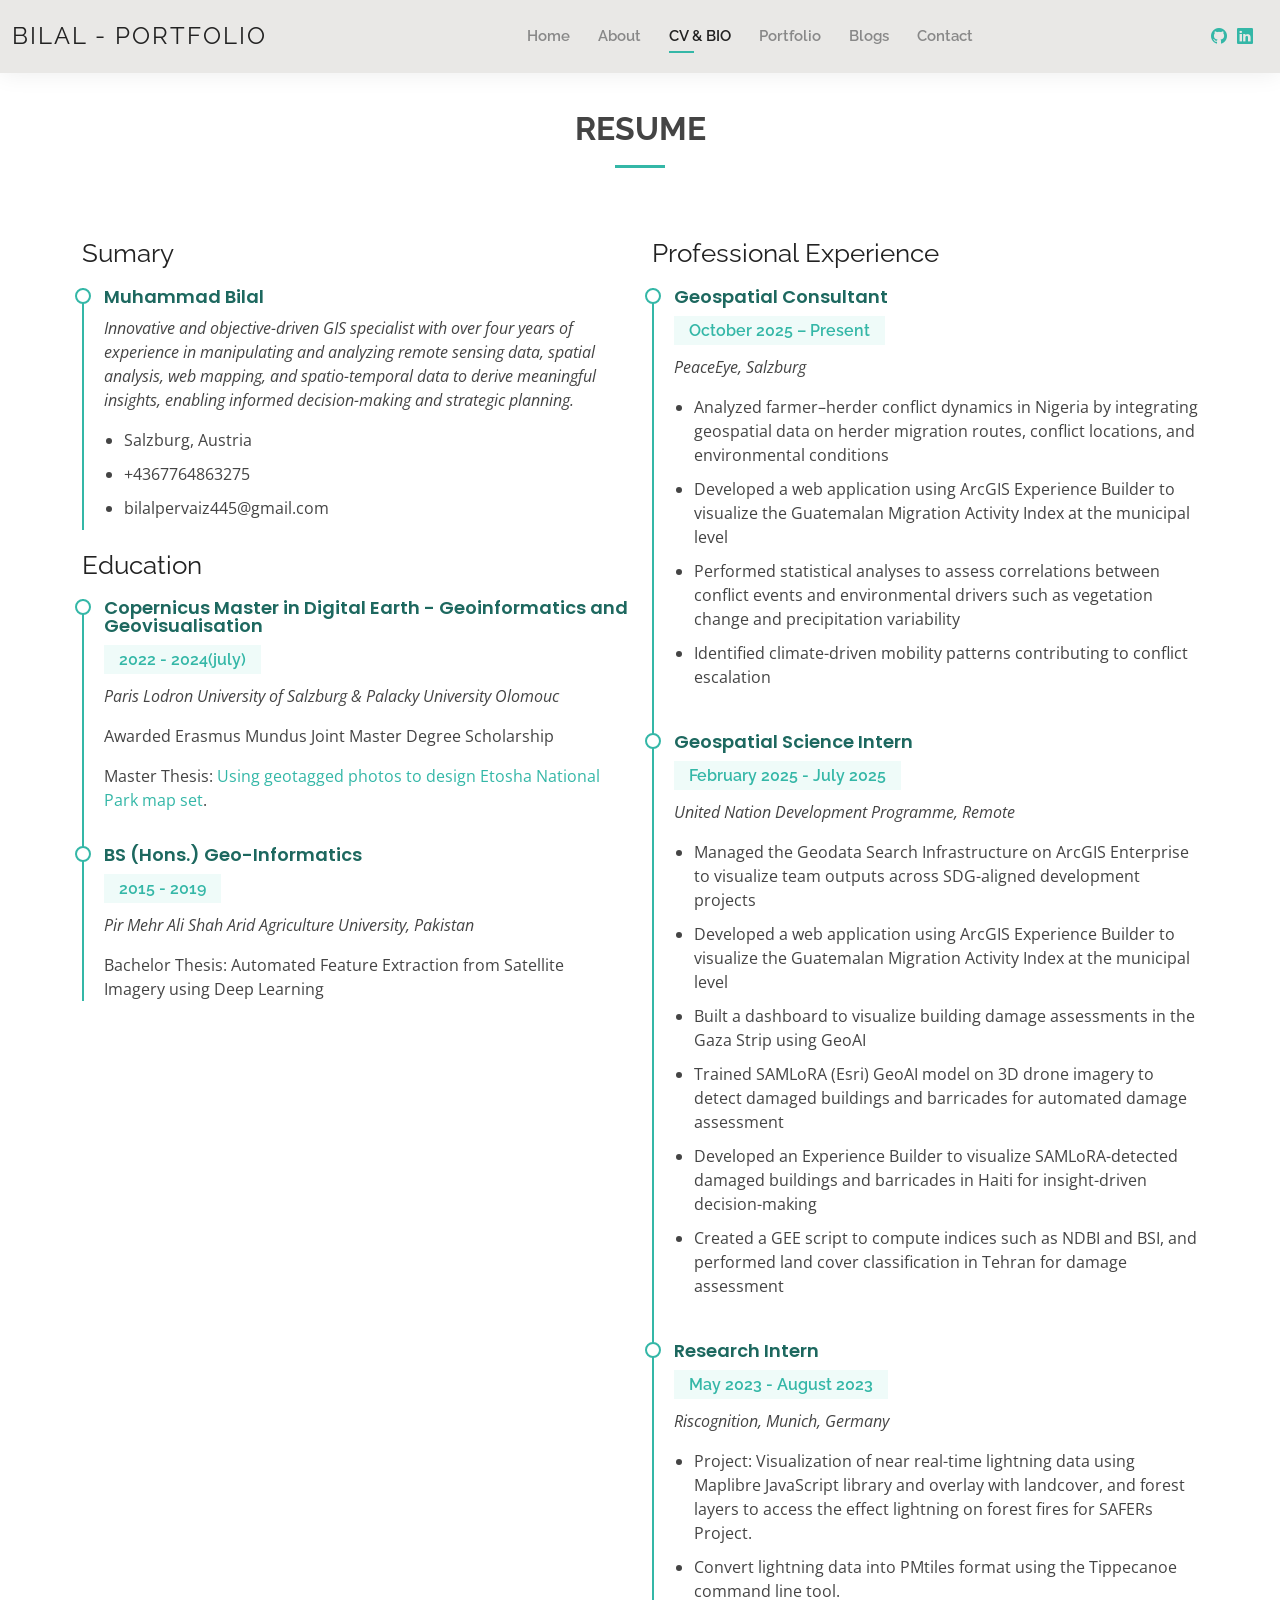
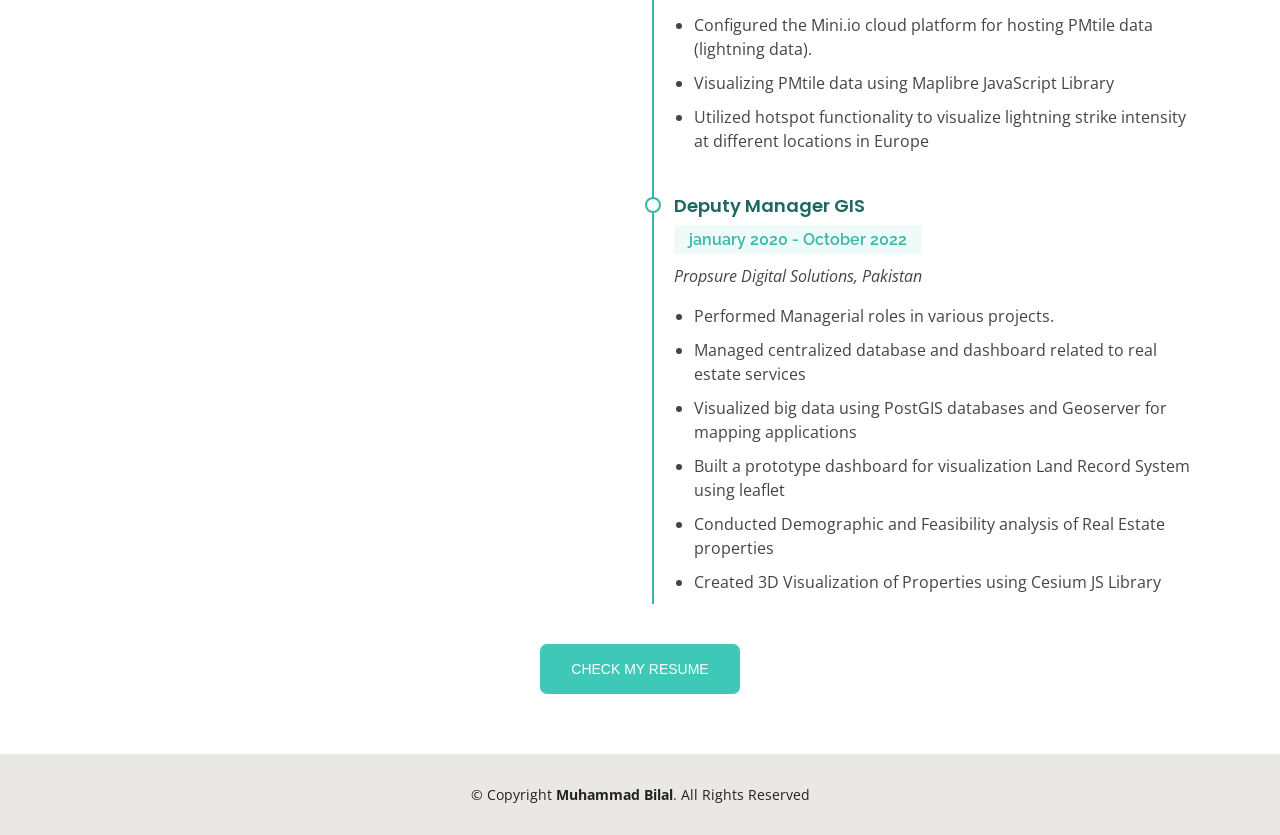
<file: resume.html>
<!DOCTYPE html>
<html lang="en">

<head>
  <meta charset="utf-8">
  <meta content="width=device-width, initial-scale=1.0" name="viewport">

  <title>Cv & Bio-Bilal-Portfolio</title>
  <meta content="" name="description">
  <meta content="" name="keywords">

  <!-- Favicons -->
  <link href="assets/img/favicon.png" rel="icon">
  <link href="assets/img/apple-touch-icon.png" rel="apple-touch-icon">

  <!-- Google Fonts -->
  <link
    href="https://fonts.googleapis.com/css?family=Open+Sans:300,300i,400,400i,600,600i,700,700i|Raleway:300,300i,400,400i,500,500i,600,600i,700,700i|Poppins:300,300i,400,400i,500,500i,600,600i,700,700i"
    rel="stylesheet">

  <!-- Vendor CSS Files -->
  <link href="assets/vendor/aos/aos.css" rel="stylesheet">
  <link href="assets/vendor/bootstrap/css/bootstrap.min.css" rel="stylesheet">
  <link href="assets/vendor/bootstrap-icons/bootstrap-icons.css" rel="stylesheet">
  <link href="assets/vendor/boxicons/css/boxicons.min.css" rel="stylesheet">
  <link href="assets/vendor/glightbox/css/glightbox.min.css" rel="stylesheet">
  <link href="assets/vendor/swiper/swiper-bundle.min.css" rel="stylesheet">

  <!-- Template Main CSS File -->
  <link href="assets/css/style.css" rel="stylesheet">

</head>

<body>

  <!-- ======= Header ======= -->
  <header id="header" class="fixed-top">
    <div class="container-fluid d-flex justify-content-between align-items-center">

      <h2 class="logo me-auto me-lg-0" style="font-size: 24px;"><a href="index.html">Bilal - Portfolio</a></h2>

      <nav id="navbar" class="navbar order-last order-lg-0">
        <ul>
          <li><a href="index.html">Home</a></li>
          <li><a href="about.html">About</a></li>
          <li><a class="active" href="resume.html">CV & BIO</a></li>
          <li><a href="portfolio.html">Portfolio</a></li>
          <li><a href="services.html">Blogs</a></li>
          <li><a href="contact.html">Contact</a></li>
        </ul>
        <i class="bi bi-list mobile-nav-toggle"></i>
      </nav><!-- .navbar -->


      <div class="header-social-links">
        <a href="https://github.com/bilalpervaiz" class="github"><i class="bi bi-github"></i></a>
        <a href="https://www.linkedin.com/in/bilalperviaz/" class="linkedin"><i class="bi bi-linkedin"></i></a>
      </div>

    </div>

  </header><!-- End Header -->

  <main id="main">

    <!-- ======= Resume Section ======= -->
    <section id="resume" class="resume">
      <div class="container" data-aos="fade-up">

        <div class="section-title">
          <h2>Resume</h2>
        </div>

        <div class="row">
          <div class="col-lg-6">
            <h3 class="resume-title">Sumary</h3>
            <div class="resume-item pb-0">
              <h4>Muhammad Bilal</h4>
              <p><em>Innovative and objective-driven GIS specialist with over four years of experience in manipulating
                  and analyzing remote sensing data, spatial analysis, web mapping, and spatio-temporal data to derive
                  meaningful insights, enabling informed decision-making and strategic planning.</em></p>
              <p>
              <ul>
                <li>Salzburg, Austria</li>
                <li>+4367764863275</li>
                <li>bilalpervaiz445@gmail.com</li>
              </ul>
              </p>
            </div>

            <h3 class="resume-title">Education</h3>
            <div class="resume-item">
              <h4>Copernicus Master in Digital Earth - Geoinformatics and Geovisualisation</h4>
              <h5>2022 - 2024(july)</h5>
              <p><em>Paris Lodron University of Salzburg & Palacky University Olomouc</em></p>
              <p>Awarded Erasmus Mundus Joint Master Degree Scholarship</p>
              <p>Master Thesis: <a href="https://www.geoinformatics.upol.cz/dprace/magisterske/bilal24/">Using geotagged photos to design Etosha National Park map set</a>.
                </p>
            </div>
            <div class="resume-item">
              <h4>BS (Hons.) Geo-Informatics</h4>
              <h5>2015 - 2019</h5>
              <p><em>Pir Mehr Ali Shah Arid Agriculture University, Pakistan</em></p>
              <p>Bachelor Thesis: Automated Feature Extraction from Satellite Imagery using Deep Learning</p>
            </div>
          </div>
          <div class="col-lg-6">
            <h3 class="resume-title">Professional Experience</h3>
            <div class="resume-item">
              <h4>Geospatial Consultant</h4>
              <h5>October 2025 – Present</h5>
              <p><em>PeaceEye, Salzburg</em></p>
              <p>
              <ul>
                <li> Analyzed farmer–herder conflict dynamics in Nigeria by integrating geospatial data on herder migration routes, conflict locations, and environmental conditions</li>
                <li>Developed a web application using ArcGIS Experience Builder to visualize the Guatemalan Migration Activity Index
                  at the municipal level</li>
                <li>Performed statistical analyses to assess correlations between conflict events and environmental drivers such as vegetation change and precipitation variability</li>
                <li>Identified climate-driven mobility patterns contributing to conflict escalation</li>
              </ul>
              </p>
            </div>

            <div class="resume-item">
              <h4>Geospatial Science Intern</h4>
              <h5>February 2025 - July 2025</h5>
              <p><em>United Nation Development Programme, Remote</em></p>
              <p>
              <ul>
                <li> Managed the Geodata Search Infrastructure on ArcGIS Enterprise to visualize team outputs across SDG-aligned
                  development projects</li>
                <li>Developed a web application using ArcGIS Experience Builder to visualize the Guatemalan Migration Activity Index
                  at the municipal level</li>
                <li>Built a dashboard to visualize building damage assessments in the Gaza Strip using GeoAI</li>
                <li>Trained SAMLoRA (Esri) GeoAI model on 3D drone imagery to detect damaged buildings and barricades for
                  automated damage assessment</li>
                <li>Developed an Experience Builder to visualize SAMLoRA-detected damaged buildings and barricades in Haiti for
                  insight-driven decision-making</li>
                <li>Created a GEE script to compute indices such as NDBI and BSI, and performed land cover classification in Tehran for
                  damage assessment</li>
              </ul>
              </p>
            </div>

            <div class="resume-item">
              <h4>Research Intern</h4>
              <h5>May 2023 - August 2023</h5>
              <p><em>Riscognition, Munich, Germany </em></p>
              <p>
              <ul>
                <li>Project: Visualization of near real-time lightning data using Maplibre JavaScript library and overlay with landcover, and forest 
                  layers to access the effect lightning on forest fires for SAFERs Project.
                  </li>
                <li>Convert lightning data into PMtiles format using the Tippecanoe command line tool. </li>
                <li>Configured the Mini.io cloud platform for hosting PMtile data (lightning data).</li>
                <li>Visualizing PMtile data using Maplibre JavaScript Library</li>
                <li>Utilized hotspot functionality to visualize lightning strike intensity at different locations in Europe</li>

              </ul>
              </p>
            </div>
            <div class="resume-item">
              <h4>Deputy Manager GIS</h4>
              <h5>january 2020 - October 2022</h5>
              <p><em>Propsure Digital Solutions, Pakistan</em></p>
              <p>
              <ul>
                <li>Performed Managerial roles in various projects.</li>
                <li>Managed centralized database and dashboard related to real estate services</li>
                <li>Visualized big data using PostGIS databases and Geoserver for mapping applications</li>
                <li>Built a prototype dashboard for visualization Land Record System using leaflet</li>
                <li>Conducted Demographic and Feasibility analysis of Real Estate properties</li>
                <li>Created 3D Visualization of Properties using Cesium JS Library</li>
              </ul>
              </p>
            </div>
          </div>
        </div>
        <br>

        <div class="container d-flex flex-column align-items-center">
          <a href="assets/img/CV_Resume_Bilal.pdf" class="primary_btn" target="_blank"><span>CHECK MY RESUME</span></a>
        </div>
      </div>
    </section><!-- End Resume Section -->

  </main><!-- End #main -->

  <!-- ======= Footer ======= -->
  <footer id="footer">
    <div class="container">
      <div class="copyright">
        &copy; Copyright <strong><span>Muhammad Bilal</span></strong>. All Rights Reserved
      </div>
    </div>
  </footer>
    <!-- End  Footer -->

  <div id="preloader"></div>
  <a href="#" class="back-to-top d-flex align-items-center justify-content-center"><i
      class="bi bi-arrow-up-short"></i></a>

  <!-- Vendor JS Files -->
  <script src="assets/vendor/purecounter/purecounter_vanilla.js"></script>
  <script src="assets/vendor/aos/aos.js"></script>
  <script src="assets/vendor/bootstrap/js/bootstrap.bundle.min.js"></script>
  <script src="assets/vendor/glightbox/js/glightbox.min.js"></script>
  <script src="assets/vendor/isotope-layout/isotope.pkgd.min.js"></script>
  <script src="assets/vendor/swiper/swiper-bundle.min.js"></script>
  <script src="assets/vendor/waypoints/noframework.waypoints.js"></script>
  <script src="assets/vendor/php-email-form/validate.js"></script>

  <!-- Template Main JS File -->
  <script src="assets/js/main.js"></script>

</body>

</html>
</file>
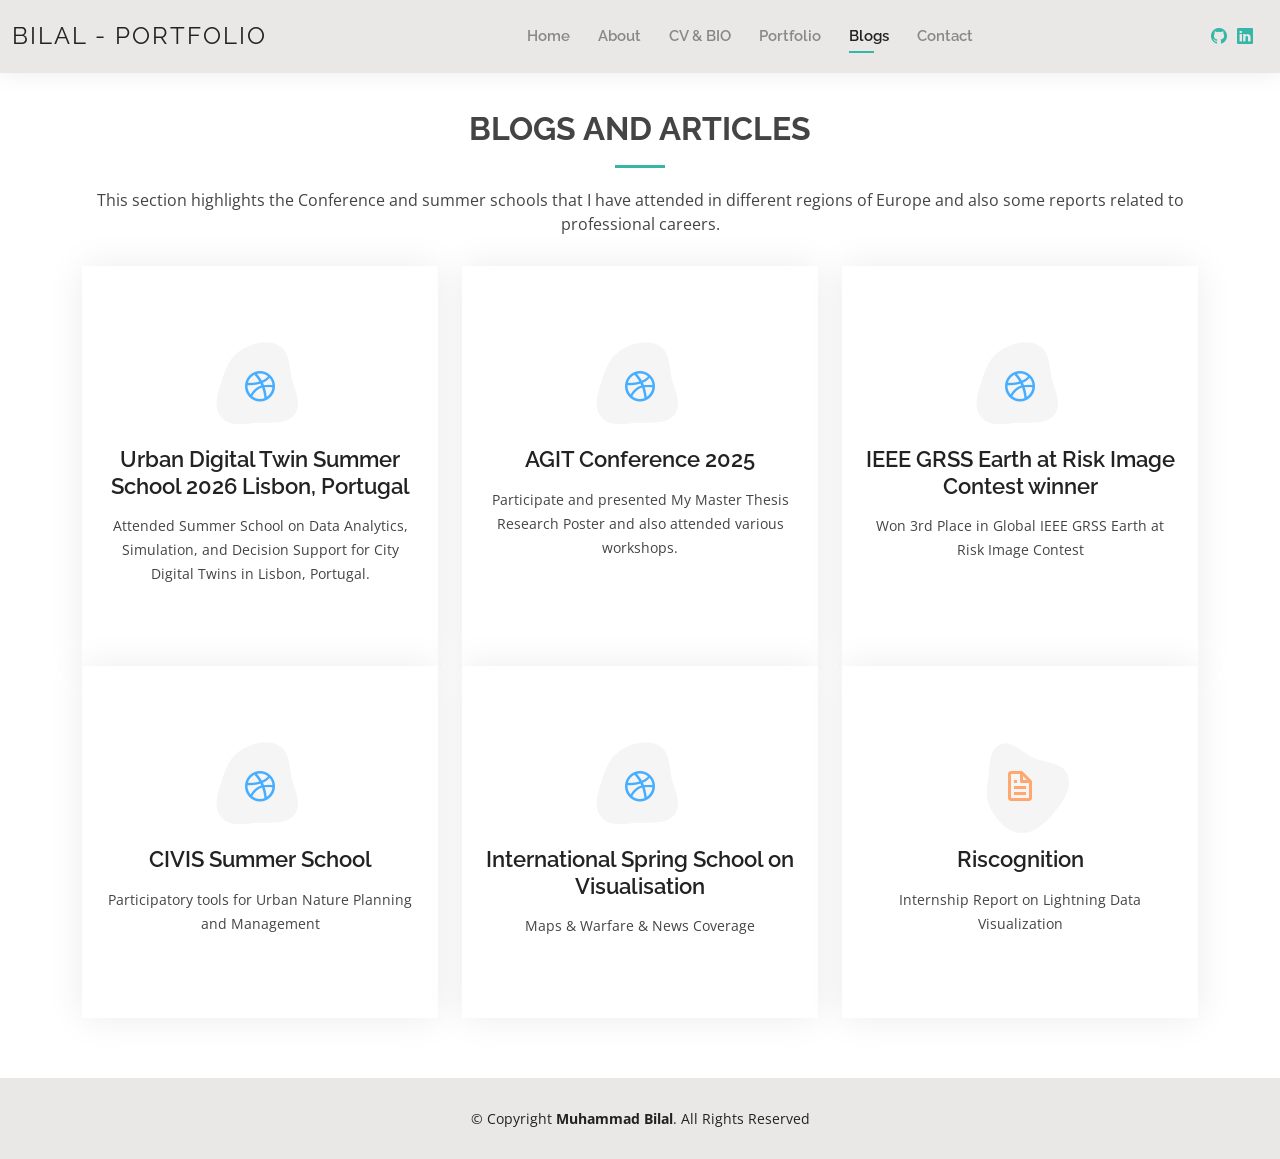
<file: services.html>
<!DOCTYPE html>
<html lang="en">

<head>
  <meta charset="utf-8">
  <meta content="width=device-width, initial-scale=1.0" name="viewport">

  <title>Blogs - Bilal</title>
  <meta content="" name="description">
  <meta content="" name="keywords">

  <!-- Favicons -->
  <link href="assets/img/favicon.png" rel="icon">
  <link href="assets/img/apple-touch-icon.png" rel="apple-touch-icon">

  <!-- Google Fonts -->
  <link
    href="https://fonts.googleapis.com/css?family=Open+Sans:300,300i,400,400i,600,600i,700,700i|Raleway:300,300i,400,400i,500,500i,600,600i,700,700i|Poppins:300,300i,400,400i,500,500i,600,600i,700,700i"
    rel="stylesheet">

  <!-- Vendor CSS Files -->
  <link href="assets/vendor/aos/aos.css" rel="stylesheet">
  <link href="assets/vendor/bootstrap/css/bootstrap.min.css" rel="stylesheet">
  <link href="assets/vendor/bootstrap-icons/bootstrap-icons.css" rel="stylesheet">
  <link href="assets/vendor/boxicons/css/boxicons.min.css" rel="stylesheet">
  <link href="assets/vendor/glightbox/css/glightbox.min.css" rel="stylesheet">
  <link href="assets/vendor/swiper/swiper-bundle.min.css" rel="stylesheet">

  <!-- Template Main CSS File -->
  <link href="assets/css/style.css" rel="stylesheet">

</head>

<body>

  <!-- ======= Header ======= -->
  <header id="header" class="fixed-top">
    <div class="container-fluid d-flex justify-content-between align-items-center">

      <h2 class="logo me-auto me-lg-0" style="font-size: 24px;"><a href="index.html">Bilal - Portfolio</a></h2>

      <nav id="navbar" class="navbar order-last order-lg-0">
        <ul>
          <li><a href="index.html">Home</a></li>
          <li><a href="about.html">About</a></li>
          <li><a href="resume.html">CV & BIO</a></li>
          <li><a href="portfolio.html">Portfolio</a></li>
          <li><a class="active" href="services.html">Blogs</a></li>
          <li><a href="contact.html">Contact</a></li>
        </ul>
        <i class="bi bi-list mobile-nav-toggle"></i>
      </nav><!-- .navbar -->

      <div class="header-social-links">
        <a href="https://github.com/bilalpervaiz" class="github"><i class="bi bi-github"></i></a>
        <a href="https://www.linkedin.com/in/bilalperviaz/" class="linkedin"><i class="bi bi-linkedin"></i></a>
      </div>

    </div>

  </header><!-- End Header -->

  <main id="main">

    <!-- ======= Services Section ======= -->
    <section id="services" class="services">
      <div class="container" data-aos="fade-up">

        <div class="section-title">
          <h2>Blogs and Articles</h2>
          <p>This section highlights the Conference and summer schools that I have attended in different regions of Europe and also
            some reports related to professional careers.</p>
        </div>

        <div class="row">

            <div class="col-lg-4 col-md-6 d-flex align-items-stretch" data-aos="zoom-in" data-aos-delay="100">
            <div class="icon-box iconbox-blue">
              <div class="icon">
                <svg width="100" height="100" viewBox="0 0 600 600" xmlns="http://www.w3.org/2000/svg">
                  <path stroke="none" stroke-width="0" fill="#f5f5f5"
                    d="M300,521.0016835830174C376.1290562159157,517.8887921683347,466.0731472004068,529.7835943286574,510.70327084640275,468.03025145048787C554.3714126377745,407.6079735673963,508.03601936045806,328.9844924480964,491.2728898941984,256.3432110539036C474.5976632858925,184.082847569629,479.9380746630129,96.60480741107993,416.23090153303,58.64404602377083C348.86323505073057,18.502131276798302,261.93793281208167,40.57373210992963,193.5410806939664,78.93577620505333C130.42746243093433,114.334589627462,98.30271207620316,179.96522072025542,76.75703585869454,249.04625023123273C51.97151888228291,328.5150500222984,13.704378332031375,421.85034740162234,66.52175969318436,486.19268352777647C119.04800174914682,550.1803526380478,217.28368757567262,524.383925680826,300,521.0016835830174">
                  </path>
                </svg>
                <i class="bx bxl-dribbble"></i>
              </div>
              <h4><a href="https://www.linkedin.com/posts/bilalperviaz_nextcity-digitaltwins-researchers-ugcPost-7454527441345241089-9mAM?utm_source=share&utm_medium=member_desktop&rcm=ACoAACx9jFEBoMrlRm_RtbORcTwr8Saz16LLajA">Urban Digital Twin Summer School 2026 Lisbon, Portugal </a></h4>
              <p>Attended Summer School on Data Analytics, Simulation, and Decision Support for City Digital Twins in Lisbon, Portugal.</p>
            </div>
          </div>


            <div class="col-lg-4 col-md-6 d-flex align-items-stretch" data-aos="zoom-in" data-aos-delay="100">
            <div class="icon-box iconbox-blue">
              <div class="icon">
                <svg width="100" height="100" viewBox="0 0 600 600" xmlns="http://www.w3.org/2000/svg">
                  <path stroke="none" stroke-width="0" fill="#f5f5f5"
                    d="M300,521.0016835830174C376.1290562159157,517.8887921683347,466.0731472004068,529.7835943286574,510.70327084640275,468.03025145048787C554.3714126377745,407.6079735673963,508.03601936045806,328.9844924480964,491.2728898941984,256.3432110539036C474.5976632858925,184.082847569629,479.9380746630129,96.60480741107993,416.23090153303,58.64404602377083C348.86323505073057,18.502131276798302,261.93793281208167,40.57373210992963,193.5410806939664,78.93577620505333C130.42746243093433,114.334589627462,98.30271207620316,179.96522072025542,76.75703585869454,249.04625023123273C51.97151888228291,328.5150500222984,13.704378332031375,421.85034740162234,66.52175969318436,486.19268352777647C119.04800174914682,550.1803526380478,217.28368757567262,524.383925680826,300,521.0016835830174">
                  </path>
                </svg>
                <i class="bx bxl-dribbble"></i>
              </div>
              <h4><a href="https://www.linkedin.com/posts/bilalperviaz_agit2025-earthobservation-geoinformatics-activity-7348065370051670017-w9jw?utm_source=share&utm_medium=member_desktop&rcm=ACoAACx9jFEBoMrlRm_RtbORcTwr8Saz16LLajA">AGIT Conference 2025 </a></h4>
              <p>Participate and presented My Master Thesis Research Poster and also attended various workshops.</p>
            </div>
          </div>

           <div class="col-lg-4 col-md-6 d-flex align-items-stretch" data-aos="zoom-in" data-aos-delay="100">
            <div class="icon-box iconbox-blue">
              <div class="icon">
                <svg width="100" height="100" viewBox="0 0 600 600" xmlns="http://www.w3.org/2000/svg">
                  <path stroke="none" stroke-width="0" fill="#f5f5f5"
                    d="M300,521.0016835830174C376.1290562159157,517.8887921683347,466.0731472004068,529.7835943286574,510.70327084640275,468.03025145048787C554.3714126377745,407.6079735673963,508.03601936045806,328.9844924480964,491.2728898941984,256.3432110539036C474.5976632858925,184.082847569629,479.9380746630129,96.60480741107993,416.23090153303,58.64404602377083C348.86323505073057,18.502131276798302,261.93793281208167,40.57373210992963,193.5410806939664,78.93577620505333C130.42746243093433,114.334589627462,98.30271207620316,179.96522072025542,76.75703585869454,249.04625023123273C51.97151888228291,328.5150500222984,13.704378332031375,421.85034740162234,66.52175969318436,486.19268352777647C119.04800174914682,550.1803526380478,217.28368757567262,524.383925680826,300,521.0016835830174">
                  </path>
                </svg>
                <i class="bx bxl-dribbble"></i>
              </div>
              <h4><a href="https://www.linkedin.com/posts/bilalperviaz_remotesensing-earthobservation-airpollution-activity-7357477687969415168-MIl8?utm_source=share&utm_medium=member_desktop&rcm=ACoAACx9jFEBoMrlRm_RtbORcTwr8Saz16LLajA">IEEE GRSS Earth at Risk Image Contest winner </a></h4>
              <p>Won 3rd Place in Global IEEE GRSS Earth at Risk Image Contest</p>
            </div>
          </div>

          <div class="col-lg-4 col-md-6 d-flex align-items-stretch" data-aos="zoom-in" data-aos-delay="100">
            <div class="icon-box iconbox-blue">
              <div class="icon">
                <svg width="100" height="100" viewBox="0 0 600 600" xmlns="http://www.w3.org/2000/svg">
                  <path stroke="none" stroke-width="0" fill="#f5f5f5"
                    d="M300,521.0016835830174C376.1290562159157,517.8887921683347,466.0731472004068,529.7835943286574,510.70327084640275,468.03025145048787C554.3714126377745,407.6079735673963,508.03601936045806,328.9844924480964,491.2728898941984,256.3432110539036C474.5976632858925,184.082847569629,479.9380746630129,96.60480741107993,416.23090153303,58.64404602377083C348.86323505073057,18.502131276798302,261.93793281208167,40.57373210992963,193.5410806939664,78.93577620505333C130.42746243093433,114.334589627462,98.30271207620316,179.96522072025542,76.75703585869454,249.04625023123273C51.97151888228291,328.5150500222984,13.704378332031375,421.85034740162234,66.52175969318436,486.19268352777647C119.04800174914682,550.1803526380478,217.28368757567262,524.383925680826,300,521.0016835830174">
                  </path>
                </svg>
                <i class="bx bxl-dribbble"></i>
              </div>
              <h4><a href="https://arcg.is/KS1eC">CIVIS Summer School</a></h4>
              <p>Participatory tools for Urban Nature Planning and Management</p>
            </div>
          </div>

          <div class="col-lg-4 col-md-6 d-flex align-items-stretch" data-aos="zoom-in" data-aos-delay="100">
            <div class="icon-box iconbox-blue">
              <div class="icon">
                <svg width="100" height="100" viewBox="0 0 600 600" xmlns="http://www.w3.org/2000/svg">
                  <path stroke="none" stroke-width="0" fill="#f5f5f5"
                    d="M300,521.0016835830174C376.1290562159157,517.8887921683347,466.0731472004068,529.7835943286574,510.70327084640275,468.03025145048787C554.3714126377745,407.6079735673963,508.03601936045806,328.9844924480964,491.2728898941984,256.3432110539036C474.5976632858925,184.082847569629,479.9380746630129,96.60480741107993,416.23090153303,58.64404602377083C348.86323505073057,18.502131276798302,261.93793281208167,40.57373210992963,193.5410806939664,78.93577620505333C130.42746243093433,114.334589627462,98.30271207620316,179.96522072025542,76.75703585869454,249.04625023123273C51.97151888228291,328.5150500222984,13.704378332031375,421.85034740162234,66.52175969318436,486.19268352777647C119.04800174914682,550.1803526380478,217.28368757567262,524.383925680826,300,521.0016835830174">
                  </path>
                </svg>
                <i class="bx bxl-dribbble"></i>
              </div>
              <h4><a href="https://arcg.is/1KLDW">International Spring School on Visualisation </a></h4>
              <p>Maps & Warfare & News Coverage</p>
            </div>
          </div>


          <div class="col-lg-4 col-md-6 d-flex align-items-stretch mt-4 mt-md-0" data-aos="zoom-in"
            data-aos-delay="200">
            <div class="icon-box iconbox-orange ">
              <div class="icon">
                <svg width="100" height="100" viewBox="0 0 600 600" xmlns="http://www.w3.org/2000/svg">
                  <path stroke="none" stroke-width="0" fill="#f5f5f5"
                    d="M300,582.0697525312426C382.5290701553225,586.8405444964366,449.9789794690241,525.3245884688669,502.5850820975895,461.55621195738473C556.606425686781,396.0723002908107,615.8543463187945,314.28637112970534,586.6730223649479,234.56875336149918C558.9533121215079,158.8439757836574,454.9685369536778,164.00468322053177,381.49747125262974,130.76875717737553C312.15926192815925,99.40240125094834,248.97055460311594,18.661163978235184,179.8680185752513,50.54337015887873C110.5421016452524,82.52863877960104,119.82277516462835,180.83849132639028,109.12597500060166,256.43424936330496C100.08760227029461,320.3096726198365,92.17705696193138,384.0621239912766,124.79988738764834,439.7174275375508C164.83382741302287,508.01625554203684,220.96474134820875,577.5009287672846,300,582.0697525312426">
                  </path>
                </svg>
                <i class="bx bx-file"></i>
              </div>
              <h4><a href="assets/img/Internship_Report.pdf" class="portfolio-details-lightbox" data-glightbox="type: external"
                title="Portfolio Details">Riscognition</a></h4>
              <p>Internship Report on Lightning Data Visualization</p>
            </div>
          </div>

          

        </div>

      </div>
    </section><!-- End Services Section -->

  </main><!-- End #main -->

  <!-- ======= Footer ======= -->
  <footer id="footer">
    <div class="container">
      <div class="copyright">
        &copy; Copyright <strong><span>Muhammad Bilal</span></strong>. All Rights Reserved
      </div>
    </div>
  </footer><!-- End  Footer -->

  <div id="preloader"></div>
  <a href="#" class="back-to-top d-flex align-items-center justify-content-center"><i
      class="bi bi-arrow-up-short"></i></a>

  <!-- Vendor JS Files -->
  <script src="assets/vendor/purecounter/purecounter_vanilla.js"></script>
  <script src="assets/vendor/aos/aos.js"></script>
  <script src="assets/vendor/bootstrap/js/bootstrap.bundle.min.js"></script>
  <script src="assets/vendor/glightbox/js/glightbox.min.js"></script>
  <script src="assets/vendor/isotope-layout/isotope.pkgd.min.js"></script>
  <script src="assets/vendor/swiper/swiper-bundle.min.js"></script>
  <script src="assets/vendor/waypoints/noframework.waypoints.js"></script>
  <script src="assets/vendor/php-email-form/validate.js"></script>

  <!-- Template Main JS File -->
  <script src="assets/js/main.js"></script>

</body>

</html>
</file>
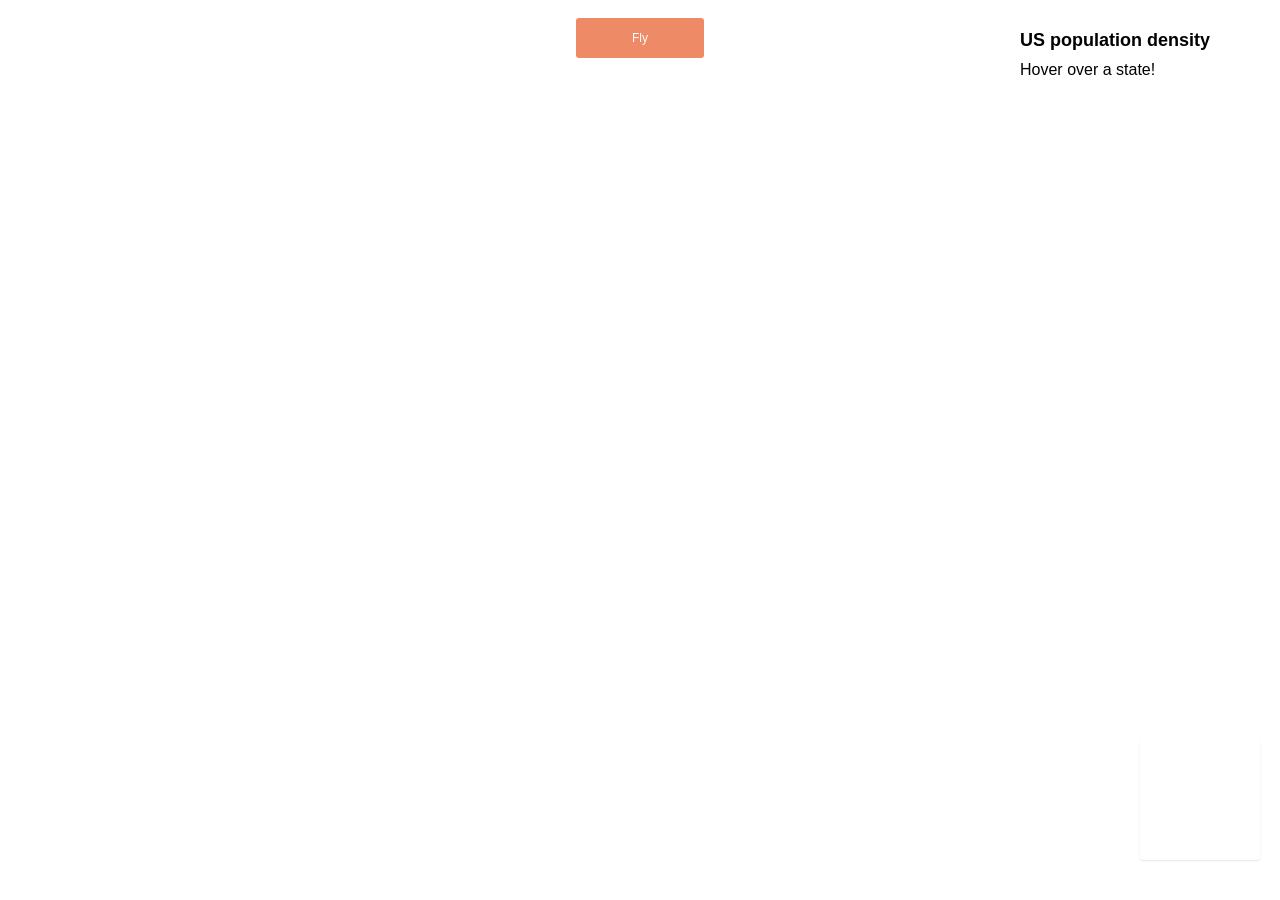
<file: assets/img/Mapbox_GL.html>
<!doctype html>
<html lang="en">

<head>
    <meta charset="utf-8" />
    <title>Demo: Make a choropleth map</title>
    <meta name="viewport" content="width=device-width, initial-scale=1" />
    <script src="https://api.tiles.mapbox.com/mapbox-gl-js/v3.1.0/mapbox-gl.js"></script>
    <link href="https://api.tiles.mapbox.com/mapbox-gl-js/v3.1.0/mapbox-gl.css" rel="stylesheet" />
    <style>
        body {
            margin: 0;
            padding: 0;
        }

        h2,
        h3 {
            margin: 10px;
            font-size: 18px;
        }

        h3 {
            font-size: 16px;
        }

        p {
            margin: 10px;
        }

        .map-overlay {
            position: absolute;
            bottom: 0;
            right: 0;
            background: #fff;
            margin-right: 20px;
            font-family: Arial, sans-serif;
            overflow: auto;
            border-radius: 3px;
        }

        #map {
            position: absolute;
            top: 0;
            bottom: 0;
            width: 100%;
        }

        #features {
            top: 0;
            height: 100px;
            margin-top: 20px;
            width: 250px;
        }

        #legend {
            padding: 10px;
            box-shadow: 0 1px 2px rgb(0 0 0 / 10%);
            line-height: 18px;
            height: 100px;
            margin-bottom: 40px;
            width: 100px;
        }

        .legend-key {
            display: inline-block;
            border-radius: 20%;
            width: 10px;
            height: 10px;
            margin-right: 5px;
        }

        /* Fly feature */
         #fly {
            display: block;
            position: relative;
            margin: 0px auto;
            width: 10%;
            height: 40px;
            padding: 10px;
            border: none;
            border-radius: 3px;
            font-size: 12px;
            text-align: center;
            color: #fff;
            background: #ee8a65;
        } 
    </style>
</head>

<body>
    <div id="map"></div>
    <br>
    <button id="fly">Fly</button>
    <div class="map-overlay" id="features">
        <h2>US population density</h2>
        <div id="pd">
            <p>Hover over a state!</p>
        </div>
    </div>
    
    <div class="map-overlay" id="legend"></div>

    <!-- <div class="map-overlay" id="legend">
        <h3>Population Density Legend</h3>
        <div>
            <div class="legend-key" style="background-color: #FFEDA0;"></div>
            <span>0-10</span>
        </div>
        <div>
            <div class="legend-key" style="background-color: #FED976;"></div>
            <span>10-20</span>
        </div>
        <div>
            <div class="legend-key" style="background-color: #FEB24C;"></div>
            <span>20-50</span>
        </div>
        <div>
            <div class="legend-key" style="background-color: #FD8D3C;"></div>
            <span>50-100</span>
        </div>
        <div>
            <div class="legend-key" style="background-color: #FC4E2A;"></div>
            <span>100+</span>
        </div>
    </div> -->

    <script>
        // define access token
        mapboxgl.accessToken = 'pk.eyJ1IjoiamV2YXVnaG5oZW5yeS0xIiwiYSI6ImNsdHNsZnZpejBxdXMyaXFtMDh0dDViZDEifQ.yETSsni8J5_-D88MSMSZYQ';

        // create map
        const map = new mapboxgl.Map({
            container: 'map', // container id
            style: 'mapbox://styles/jevaughnhenry-1/clu42dmbj009x01p64zbu9yhd' // map style URL from Mapbox Studio
        });

        // wait for map to load before adjusting it
        map.on('load', () => {
            

             const originalCenter = map.getCenter(-97,38); 
            const originalZoom = map.getZoom(4); 
            
            let isFlyingToSpecificLocation = false; 
            
            document.getElementById('fly').addEventListener('click', () => {
                if (!isFlyingToSpecificLocation) { 
                    // Fly to a specific location (e.g., New York City) with a specific zoom level           
                     map.flyTo({                 
                       center: [-74.0060, 40.7128], // [longitude, latitude]
                     zoom: 12, // Desired zoom level
                      essential: true // this animation is considered essential with respect to prefers-reduced-motion            
                   });        
              } else {             // Fly back to the original view            
               map.flyTo({                 
            center: originalCenter,                 
                        zoom: originalZoom,                 
                        essential: true // this animation is considered essential with respect to prefers-reduced-motion            
                     });         
                 }                  
               isFlyingToSpecificLocation = !isFlyingToSpecificLocation;     
             });



                    // make a pointer cursor
                    map.getCanvas().style.cursor = 'default';

                    // set map bounds to the continental US
                    map.fitBounds([
                        [-133.2421875, 16.972741],
                        [-47.63671875, 52.696361]
                    ]);

                    // define layer names
                    const layers = [
                        '0-50',
                        '50-100',
                        '100-500',
                        '500-1000',
                        '1000+'
                    ];
                    const colors = [
                        '#FFFFD4',
                        '#FED98E',
                        '#FE9929',
                        '#D95F0E',
                        '#993404'
                    ];

                    // create legend
                    const legend = document.getElementById('legend');

                    layers.forEach((layer, i) => {
                        const color = colors[i];
                        const item = document.createElement('div');
                        const key = document.createElement('span');
                        key.className = 'legend-key';
                        key.style.backgroundColor = color;

                        const value = document.createElement('span');
                        value.innerHTML = `${layer}`;
                        item.appendChild(key);
                        item.appendChild(value);
                        legend.appendChild(item);
                    });

                    //Click popup v1 - name and density
                    // map.on('click', (e) => {
                    //         const states = map.queryRenderedFeatures(e.point, {
                    //         layers: ['US_state_data']
                    //     });
                    //         new mapboxgl.Popup()
                    //             .setLngLat(e.lngLat)
                    //             .setHTML(`<h3>${states[0].properties.name}</h3><p><strong><em>${states[0].properties.density}</strong> people per square mile</em></p>`)
                    //             .addTo(map)
                    //     });

                    //Click popup v2 - name only
                    map.on('click', 'US_state_data', (e) => {

                        new mapboxgl.Popup()
                            .setLngLat(e.lngLat)
                            .setHTML(e.features[0].properties.name)
                            .addTo(map)
                    });


                    // change info window on hover
                    map.on('mousemove', (event) => {
                        const states = map.queryRenderedFeatures(event.point, {
                            layers: ['US_state_data']
                        });
                        document.getElementById('pd').innerHTML = states.length
                            ? `<h3>${states[0].properties.name}</h3><p><strong><em>${states[0].properties.density}</strong> people per square mile</em></p>`
                            : `<p>Hover over a state!</p>`;
                    });
                });
    </script>
</body>

</html>
</file>
<file: assets/css/style.css>
/**
* Template Name: Kelly
* Template URL: https://bootstrapmade.com/kelly-free-bootstrap-cv-resume-html-template/
* Updated: Mar 17 2024 with Bootstrap v5.3.3
* Author: BootstrapMade.com
* License: https://bootstrapmade.com/license/
*/

/*--------------------------------------------------------------
# General
--------------------------------------------------------------*/
body {
  font-family: "Open Sans", sans-serif;
  color: #444444;
}

a {
  color: #34b7a7;
  text-decoration: none;
}

a:hover {
  color: #51cdbe;
  text-decoration: none;
}

h1,
h2,
h3,
h4,
h5,
h6 {
  font-family: "Raleway", sans-serif;
}

#main {
  margin-top: 50px;
}

@media (max-width: 992px) {
  #main {
    margin-top: 30px;
  }
}

/*--------------------------------------------------------------
# Preloader
--------------------------------------------------------------*/
#preloader {
  position: fixed;
  top: 0;
  left: 0;
  right: 0;
  bottom: 0;
  z-index: 9999;
  overflow: hidden;
  background: #fff;
}

#preloader:before {
  content: "";
  position: fixed;
  top: calc(50% - 30px);
  left: calc(50% - 30px);
  border: 6px solid #34b7a7;
  border-top-color: #dcf5f2;
  border-radius: 50%;
  width: 60px;
  height: 60px;
  animation: animate-preloader 1s linear infinite;
}

@keyframes animate-preloader {
  0% {
    transform: rotate(0deg);
  }

  100% {
    transform: rotate(360deg);
  }
}

/*--------------------------------------------------------------
# Back to top button
--------------------------------------------------------------*/
.back-to-top {
  position: fixed;
  visibility: hidden;
  opacity: 0;
  right: 15px;
  bottom: 15px;
  z-index: 996;
  background: #34b7a7;
  width: 40px;
  height: 40px;
  border-radius: 50px;
  transition: all 0.4s;
}

.back-to-top i {
  font-size: 24px;
  color: #fff;
  line-height: 0;
}

.back-to-top:hover {
  background: #49cbbb;
  color: #fff;
}

.back-to-top.active {
  visibility: visible;
  opacity: 1;
}

/*--------------------------------------------------------------
# Header
--------------------------------------------------------------*/
#header {
  background: #e9e8e6;
  box-shadow: 0px 0px 25px 0 rgba(0, 0, 0, 0.08);
  z-index: 997;
  padding: 15px 0;
}

#header .logo {
  font-size: 28px;
  margin: 0;
  padding: 0;
  line-height: 1;
  font-weight: 400;
  letter-spacing: 2px;
  text-transform: uppercase;
}

#header .logo a {
  color: #222222;
}

#header .logo img {
  max-height: 40px;
}

@media (max-width: 992px) {
  #header .logo {
    font-size: 28px;
  }
}

/*--------------------------------------------------------------
# Header Social Links
--------------------------------------------------------------*/
.header-social-links {
  padding-right: 15px;
}

.header-social-links a {
  color: #34b7a7;
  padding-left: 6px;
  display: inline-block;
  line-height: 0px;
  transition: 0.3s;
  font-size: 16px;
}

.header-social-links a:hover {
  color: #34b7a7;
}

/*--------------------------------------------------------------
# Navigation Menu
--------------------------------------------------------------*/
/**
* Desktop Navigation 
*/
.navbar {
  padding: 0;
}

.navbar ul {
  margin: 0;
  padding: 0;
  display: flex;
  list-style: none;
  align-items: center;
}

.navbar li {
  position: relative;
  padding: 10px 0 10px 28px;
}

.navbar a,
.navbar a:focus {
  display: flex;
  align-items: center;
  justify-content: space-between;
  font-family: "Raleway", sans-serif;
  font-size: 15px;
  font-weight: 600;
  color: #888888;
  white-space: nowrap;
  transition: 0.3s;
  position: relative;
}

.navbar a i,
.navbar a:focus i {
  font-size: 12px;
  line-height: 0;
  margin-left: 5px;
}

.navbar>ul>li>a:before {
  content: "";
  position: absolute;
  width: 0;
  height: 2px;
  bottom: -5px;
  left: 0;
  background-color: #34b7a7;
  visibility: hidden;
  width: 0px;
  transition: all 0.3s ease-in-out 0s;
}

.navbar a:hover:before,
.navbar li:hover>a:before,
.navbar .active:before {
  visibility: visible;
  width: 25px;
}

.navbar a:hover,
.navbar .active,
.navbar .active:focus,
.navbar li:hover>a {
  color: #222222;
}

.navbar .dropdown ul {
  display: block;
  position: absolute;
  left: 14px;
  top: calc(100% + 30px);
  margin: 0;
  padding: 10px 0;
  z-index: 99;
  opacity: 0;
  visibility: hidden;
  background: #fff;
  box-shadow: 0px 0px 30px rgba(127, 137, 161, 0.25);
  transition: 0.3s;
  border-radius: 4px;
}

.navbar .dropdown ul li {
  min-width: 200px;
  padding: 0;
}

.navbar .dropdown ul a {
  padding: 10px 20px;
  font-size: 15px;
  text-transform: none;
  font-weight: 600;
}

.navbar .dropdown ul a i {
  font-size: 12px;
}

.navbar .dropdown ul a:hover,
.navbar .dropdown ul .active:hover,
.navbar .dropdown ul li:hover>a {
  color: #34b7a7;
}

.navbar .dropdown:hover>ul {
  opacity: 1;
  top: 100%;
  visibility: visible;
}

.navbar .dropdown .dropdown ul {
  top: 0;
  left: calc(100% - 30px);
  visibility: hidden;
}

.navbar .dropdown .dropdown:hover>ul {
  opacity: 1;
  top: 0;
  left: 100%;
  visibility: visible;
}

@media (max-width: 1366px) {
  .navbar .dropdown .dropdown ul {
    left: -90%;
  }

  .navbar .dropdown .dropdown:hover>ul {
    left: -100%;
  }
}

/**
* Mobile Navigation 
*/
.mobile-nav-toggle {
  color: #222222;
  font-size: 28px;
  cursor: pointer;
  display: none;
  line-height: 0;
  transition: 0.5s;
}

.mobile-nav-toggle.bi-x {
  color: #fff;
}

@media (max-width: 991px) {
  .mobile-nav-toggle {
    display: block;
  }

  .navbar ul {
    display: none;
  }
}

.navbar-mobile {
  position: fixed;
  overflow: hidden;
  top: 0;
  right: 0;
  left: 0;
  bottom: 0;
  background: rgba(9, 9, 9, 0.9);
  transition: 0.3s;
  z-index: 999;
}

.navbar-mobile .mobile-nav-toggle {
  position: absolute;
  top: 15px;
  right: 15px;
}

.navbar-mobile ul {
  display: block;
  position: absolute;
  top: 55px;
  right: 15px;
  bottom: 15px;
  left: 15px;
  padding: 10px 0;
  border-radius: 10px;
  background-color: #fff;
  overflow-y: auto;
  transition: 0.3s;
}

.navbar-mobile a,
.navbar-mobile a:focus {
  font-size: 15px;
  padding-right: 15px;
  color: #222222;
}

.navbar-mobile a:hover,
.navbar-mobile .active,
.navbar-mobile li:hover>a {
  color: #34b7a7;
}

.navbar-mobile .getstarted,
.navbar-mobile .getstarted:focus {
  margin: 15px;
}

.navbar-mobile .dropdown ul {
  position: static;
  display: none;
  margin: 10px 20px;
  padding: 10px 0;
  z-index: 99;
  opacity: 1;
  visibility: visible;
  background: #fff;
  box-shadow: 0px 0px 30px rgba(127, 137, 161, 0.25);
}

.navbar-mobile .dropdown ul li {
  min-width: 200px;
}

.navbar-mobile .dropdown ul a {
  padding: 10px 20px;
}

.navbar-mobile .dropdown ul a i {
  font-size: 12px;
}

.navbar-mobile .dropdown ul a:hover,
.navbar-mobile .dropdown ul .active:hover,
.navbar-mobile .dropdown ul li:hover>a {
  color: #34b7a7;
}

.navbar-mobile .dropdown>.dropdown-active {
  display: block;
}

/*--------------------------------------------------------------
# Hero Section
--------------------------------------------------------------*/
#hero {
  width: 100%;
  height: 100vh;
  background: url("../img/Image1.jpg") top right;
  background-size: cover;
}

#hero .container {
  padding-top: 70px;
  position: relative;
}

@media (max-width: 992px) {
  #hero .container {
    padding-top: 58px;
  }
}

#hero h1 {
  margin: 0;
  font-size: 48px;
  font-weight: 700;
  line-height: 56px;
  color: #222222;
}

#hero h2 {
  color: #6f6f6f;
  margin: 10px 0 0 0;
  font-size: 22px;
}

#hero .btn-about {
  font-family: "Raleway", sans-serif;
  text-transform: uppercase;
  font-weight: 600;
  font-size: 12px;
  letter-spacing: 1px;
  display: inline-block;
  padding: 12px 40px;
  border-radius: 50px;
  transition: 0.5s;
  margin-top: 30px;
  color: #fff;
  background: #34b7a7;
}

#hero .btn-about:hover {
  background: #3dc8b7;
}

.primary_btn {
  display: inline-block;
  color: #fff;
  letter-spacing: 0px;
  font-family: "Rubik", sans-serif;
  font-weight: 500;
  font-size: 14px;
  line-height: 46px;
  outline: none !important;
  text-align: center;
  cursor: pointer;
  text-transform: uppercase;
  border-radius: 7px;
  background-origin: border-box;
  background-clip: content-box, border-box;
  background-image: linear-gradient(to right, #3dc8b7 0%, #3dc8b7 100%), radial-gradient(circle at top left, #3dc8b7, #3dc8b7);
  border: double 2px transparent;
  width: 200px;
}

@media (min-width: 1024px) {
  #hero {
    background-attachment: fixed;
  }
}

@media (max-width: 992px) {
  #hero:before {
    content: "";
    background: rgba(255, 255, 255, 0.8);
    position: absolute;
    bottom: 0;
    top: 0;
    left: 0;
    right: 0;
  }

  #hero h1 {
    font-size: 28px;
    line-height: 36px;
  }

  #hero h2 {
    font-size: 18px;
    line-height: 24px;
  }
}

/*--------------------------------------------------------------
# Sections General
--------------------------------------------------------------*/
section {
  padding: 60px 0;
}

.section-bg {
  background-color: #e7f8f6;
}

.section-title {
  text-align: center;
  padding-bottom: 30px;
}

.section-title h2 {
  font-size: 32px;
  font-weight: bold;
  text-transform: uppercase;
  margin-bottom: 20px;
  padding-bottom: 20px;
  position: relative;
}

.section-title h2::after {
  content: "";
  position: absolute;
  display: block;
  width: 50px;
  height: 3px;
  background: #34b7a7;
  bottom: 0;
  left: calc(50% - 25px);
}

.section-title p {
  margin-bottom: 0;
}

/*--------------------------------------------------------------
# Cta
--------------------------------------------------------------*/
.cta {
  background: linear-gradient(rgba(0, 0, 0, 0.6), rgba(0, 0, 0, 0.6)), url("../img/bg-1.jpg") fixed center center;
  background-size: cover;
  padding: 80px 0;
}

.cta h3 {
  color: #fff;
  font-size: 28px;
  font-weight: 700;
}

.cta p {
  color: #fff;
}

.cta .cta-btn {
  font-family: "Raleway", sans-serif;
  text-transform: uppercase;
  font-weight: 500;
  font-size: 16px;
  letter-spacing: 1px;
  display: inline-block;
  padding: 8px 20px;
  border-radius: 2px;
  transition: 0.5s;
  margin: 10px;
  border: 2px solid #fff;
  color: #fff;
}

.cta .cta-btn:hover {
  background: #34b7a7;
  border: 2px solid #34b7a7;
}

@media (max-width: 1024px) {
  .cta {
    background-attachment: scroll;
  }
}

@media (min-width: 769px) {
  .cta .cta-btn-container {
    display: flex;
    align-items: center;
    justify-content: flex-end;
  }
}

/*--------------------------------------------------------------
# About
--------------------------------------------------------------*/
.about .content h3 {
  font-weight: 700;
  font-size: 26px;
  color: #555555;
}

.about .content ul {
  list-style: none;
  padding: 0;
}

.about .content ul li {
  padding-bottom: 10px;
}

.about .content ul i {
  font-size: 20px;
  padding-right: 2px;
  color: #34b7a7;
}

.about .content p:last-child {
  margin-bottom: 0;
}

/*--------------------------------------------------------------
# Skills
--------------------------------------------------------------*/
.skills .progress {
  height: 60px;
  display: block;
  background: none;
  border-radius: 0;
}

.skills .progress .skill {
  padding: 10px 0;
  margin: 0 0 6px 0;
  text-transform: uppercase;
  display: block;
  font-weight: 600;
  font-family: "Poppins", sans-serif;
  color: #222222;
}

.skills .progress .skill .val {
  float: right;
  font-style: normal;
}

.skills .progress-bar-wrap {
  background: #f3f3f3;
}

.skills .progress-bar {
  width: 1px;
  height: 10px;
  transition: 0.9s;
  background-color: #34b7a7;
}

/*--------------------------------------------------------------
# Facts
--------------------------------------------------------------*/
.facts .counters span {
  font-size: 48px;
  display: block;
  color: #34b7a7;
}

.facts .counters p {
  padding: 0;
  margin: 0 0 20px 0;
  font-family: "Raleway", sans-serif;
  font-size: 14px;
}

/*--------------------------------------------------------------
# Testimonials
--------------------------------------------------------------*/
.testimonials .section-header {
  margin-bottom: 40px;
}

.testimonials .testimonials-carousel,
.testimonials .testimonials-slider {
  overflow: hidden;
}

.testimonials .testimonial-item {
  text-align: center;
}

.testimonials .testimonial-item .testimonial-img {
  width: 120px;
  border-radius: 50%;
  border: 4px solid #fff;
  margin: 0 auto;
}

.testimonials .testimonial-item h3 {
  font-size: 20px;
  font-weight: bold;
  margin: 10px 0 5px 0;
  color: #111;
}

.testimonials .testimonial-item h4 {
  font-size: 14px;
  color: #999;
  margin: 0 0 15px 0;
}

.testimonials .testimonial-item .quote-icon-left,
.testimonials .testimonial-item .quote-icon-right {
  color: #c8efea;
  font-size: 26px;
}

.testimonials .testimonial-item .quote-icon-left {
  display: inline-block;
  left: -5px;
  position: relative;
}

.testimonials .testimonial-item .quote-icon-right {
  display: inline-block;
  right: -5px;
  position: relative;
  top: 10px;
}

.testimonials .testimonial-item p {
  font-style: italic;
  margin: 0 auto 15px auto;
}

@media (min-width: 992px) {
  .testimonials .testimonial-item p {
    width: 80%;
  }
}

.testimonials .swiper-pagination {
  margin-top: 20px;
  position: relative;
}

.testimonials .swiper-pagination .swiper-pagination-bullet {
  width: 12px;
  height: 12px;
  background-color: #fff;
  opacity: 1;
  border: 1px solid #34b7a7;
}

.testimonials .swiper-pagination .swiper-pagination-bullet-active {
  background-color: #34b7a7;
}

/*--------------------------------------------------------------
# Resume
--------------------------------------------------------------*/
.resume .resume-title {
  font-size: 26px;
  font-weight: 400;
  margin-top: 20px;
  margin-bottom: 20px;
  color: #222222;
}

.resume .resume-item {
  padding: 0 0 20px 20px;
  margin-top: -2px;
  border-left: 2px solid #34b7a7;
  position: relative;
}

.resume .resume-item h4 {
  line-height: 18px;
  font-size: 18px;
  font-weight: 600;
  font-family: "Poppins", sans-serif;
  color: #1d685f;
  margin-bottom: 10px;
}

.resume .resume-item h5 {
  font-size: 16px;
  background: #effbf9;
  padding: 5px 15px;
  display: inline-block;
  font-weight: 600;
  margin-bottom: 10px;
  color: #34b7a7;
}

.resume .resume-item ul {
  padding-left: 20px;
}

.resume .resume-item ul li {
  padding-bottom: 10px;
}

.resume .resume-item:last-child {
  padding-bottom: 0;
}

.resume .resume-item::before {
  content: "";
  position: absolute;
  width: 16px;
  height: 16px;
  border-radius: 50px;
  left: -9px;
  top: 0;
  background: #fff;
  border: 2px solid #34b7a7;
}

/*--------------------------------------------------------------
# Services
--------------------------------------------------------------*/
.services .icon-box {
  text-align: center;
  padding: 70px 20px 80px 20px;
  transition: all ease-in-out 0.3s;
  background: #fff;
  box-shadow: 0px 0 35px 0 rgba(0, 0, 0, 0.08);
}

.services .icon-box .icon {
  margin: 0 auto;
  width: 100px;
  height: 100px;
  display: flex;
  align-items: center;
  justify-content: center;
  transition: ease-in-out 0.3s;
  position: relative;
}

.services .icon-box .icon i {
  font-size: 36px;
  transition: 0.5s;
  position: relative;
}

.services .icon-box .icon svg {
  position: absolute;
  top: 0;
  left: 0;
}

.services .icon-box .icon svg path {
  transition: 0.5s;
  fill: #f5f5f5;
}

.services .icon-box h4 {
  font-weight: 600;
  margin: 10px 0 15px 0;
  font-size: 22px;
}

.services .icon-box h4 a {
  color: #222222;
  transition: ease-in-out 0.3s;
}

.services .icon-box p {
  line-height: 24px;
  font-size: 14px;
  margin-bottom: 0;
}

.services .iconbox-blue i {
  color: #47aeff;
}

.services .iconbox-blue:hover .icon i {
  color: #fff;
}

.services .iconbox-blue:hover .icon path {
  fill: #47aeff;
}

.services .iconbox-orange i {
  color: #ffa76e;
}

.services .iconbox-orange:hover .icon i {
  color: #fff;
}

.services .iconbox-orange:hover .icon path {
  fill: #ffa76e;
}

.services .iconbox-pink i {
  color: #e80368;
}

.services .iconbox-pink:hover .icon i {
  color: #fff;
}

.services .iconbox-pink:hover .icon path {
  fill: #e80368;
}

.services .iconbox-yellow i {
  color: #ffbb2c;
}

.services .iconbox-yellow:hover .icon i {
  color: #fff;
}

.services .iconbox-yellow:hover .icon path {
  fill: #ffbb2c;
}

.services .iconbox-red i {
  color: #ff5828;
}

.services .iconbox-red:hover .icon i {
  color: #fff;
}

.services .iconbox-red:hover .icon path {
  fill: #ff5828;
}

.services .iconbox-teal i {
  color: #11dbcf;
}

.services .iconbox-teal:hover .icon i {
  color: #fff;
}

.services .iconbox-teal:hover .icon path {
  fill: #11dbcf;
}

/*--------------------------------------------------------------
# Portfolio
--------------------------------------------------------------*/
.portfolio .portfolio-item {
  margin-bottom: 30px;
}

.portfolio #portfolio-flters {
  padding: 0;
  margin: 0 auto 20px auto;
  list-style: none;
  text-align: center;
}

.portfolio #portfolio-flters li {
  cursor: pointer;
  display: inline-block;
  padding: 8px 16px 10px 16px;
  font-size: 13px;
  font-weight: 500;
  line-height: 1;
  text-transform: uppercase;
  color: #444444;
  margin-bottom: 5px;
  transition: all 0.3s ease-in-out;
  border-radius: 50px;
}

.portfolio #portfolio-flters li:hover,
.portfolio #portfolio-flters li.filter-active {
  color: #fff;
  background: #34b7a7;
}

.portfolio #portfolio-flters li:last-child {
  margin-right: 0;
}

.portfolio .portfolio-wrap {
  transition: 0.3s;
  position: relative;
  overflow: hidden;
  z-index: 1;
  background: rgba(34, 34, 34, 0.6);
  aspect-ratio: 16 / 10;
}

.portfolio .portfolio-wrap::before {
  content: "";
  background: rgba(34, 34, 34, 0.6);
  position: absolute;
  left: 0;
  right: 0;
  top: 0;
  bottom: 0;
  transition: all ease-in-out 0.3s;
  z-index: 2;
  opacity: 0;
}

.portfolio .portfolio-wrap img {
  width: 100%;
  height: 100%;
  object-fit: cover;
  display: block;
  transition: all ease-in-out 0.3s;
}

.portfolio .portfolio-wrap .portfolio-info {
  opacity: 0;
  position: absolute;
  top: 0;
  left: 0;
  right: 0;
  bottom: 0;
  z-index: 3;
  transition: all ease-in-out 0.3s;
  display: flex;
  flex-direction: column;
  justify-content: flex-end;
  align-items: flex-start;
  padding: 20px;
}

.portfolio .portfolio-wrap .portfolio-info h4 {
  font-size: 20px;
  color: #fff;
  font-weight: 600;
}

.portfolio .portfolio-wrap .portfolio-info p {
  color: rgba(255, 255, 255, 0.7);
  font-size: 14px;
  text-transform: uppercase;
  padding: 0;
  margin: 0;
  font-style: italic;
}

.portfolio .portfolio-wrap .portfolio-links {
  text-align: center;
  z-index: 4;
}

.portfolio .portfolio-wrap .portfolio-links a {
  color: #fff;
  margin: 0 5px 0 0;
  font-size: 28px;
  display: inline-block;
  transition: 0.3s;
}

.portfolio .portfolio-wrap .portfolio-links a:hover {
  color: #78d9cd;
}

.portfolio .portfolio-wrap:hover::before {
  opacity: 1;
}

.portfolio .portfolio-wrap:hover img {
  transform: scale(1.2);
}

.portfolio .portfolio-wrap:hover .portfolio-info {
  opacity: 1;
}

/*--------------------------------------------------------------
# Portfolio Details
--------------------------------------------------------------*/
.portfolio-details {
  padding-top: 0;
}

.portfolio-details .portfolio-details-slider img {
  width: 100%;
}

.portfolio-details .portfolio-details-slider .swiper-pagination {
  margin-top: 20px;
  position: relative;
}

.portfolio-details .portfolio-details-slider .swiper-pagination .swiper-pagination-bullet {
  width: 12px;
  height: 12px;
  background-color: #fff;
  opacity: 1;
  border: 1px solid #34b7a7;
}

.portfolio-details .portfolio-details-slider .swiper-pagination .swiper-pagination-bullet-active {
  background-color: #34b7a7;
}

.portfolio-details .portfolio-info {
  padding: 30px;
  box-shadow: 0px 0 30px rgba(34, 34, 34, 0.08);
}

.portfolio-details .portfolio-info h3 {
  font-size: 22px;
  font-weight: 700;
  margin-bottom: 20px;
  padding-bottom: 20px;
  border-bottom: 1px solid #eee;
}

.portfolio-details .portfolio-info ul {
  list-style: none;
  padding: 0;
  font-size: 15px;
}

.portfolio-details .portfolio-info ul li+li {
  margin-top: 10px;
}

.portfolio-details .portfolio-description {
  padding-top: 30px;
}

.portfolio-details .portfolio-description h2 {
  font-size: 26px;
  font-weight: 700;
  margin-bottom: 20px;
}

.portfolio-details .portfolio-description p {
  padding: 0;
}

/*--------------------------------------------------------------
# Contact
--------------------------------------------------------------*/
.contact .info {
  width: 100%;
  background: #fff;
}

.contact .info i {
  font-size: 20px;
  color: #34b7a7;
  float: left;
  width: 44px;
  height: 44px;
  background: #effbf9;
  display: flex;
  justify-content: center;
  align-items: center;
  border-radius: 50px;
  transition: all 0.3s ease-in-out;
}

.contact .info h4 {
  padding: 0 0 0 60px;
  font-size: 22px;
  font-weight: 600;
  margin-bottom: 5px;
  color: #222222;
}

.contact .info p {
  padding: 0 0 0 60px;
  margin-bottom: 0;
  font-size: 14px;
  color: #555555;
}

.contact .info .email,
.contact .info .phone {
  margin-top: 40px;
}

.contact .info .email:hover i,
.contact .info .address:hover i,
.contact .info .phone:hover i {
  background: #34b7a7;
  color: #fff;
}

.contact .php-email-form {
  width: 100%;
  background: #fff;
}

.contact .php-email-form .form-group {
  padding-bottom: 8px;
}

.contact .php-email-form .error-message {
  display: none;
  color: #fff;
  background: #ed3c0d;
  text-align: center;
  padding: 15px;
  font-weight: 600;
}

.contact .php-email-form .sent-message {
  display: none;
  color: #fff;
  background: #18d26e;
  text-align: center;
  padding: 15px;
  font-weight: 600;
}

.contact .php-email-form .loading {
  display: none;
  background: #fff;
  text-align: center;
  padding: 15px;
}

.contact .php-email-form .loading:before {
  content: "";
  display: inline-block;
  border-radius: 50%;
  width: 24px;
  height: 24px;
  margin: 0 10px -6px 0;
  border: 3px solid #18d26e;
  border-top-color: #eee;
  animation: animate-loading 1s linear infinite;
}

.contact .php-email-form input,
.contact .php-email-form textarea {
  border-radius: 4px;
  box-shadow: none;
  font-size: 14px;
}

.contact .php-email-form input:focus,
.contact .php-email-form textarea:focus {
  border-color: #34b7a7;
}

.contact .php-email-form input {
  height: 44px;
}

.contact .php-email-form textarea {
  padding: 10px 12px;
}

.contact .php-email-form button[type=submit] {
  background: #34b7a7;
  border: 0;
  padding: 10px 30px 12px 30px;
  color: #fff;
  transition: 0.4s;
  border-radius: 50px;
}

.contact .php-email-form button[type=submit]:hover {
  background: #3dc8b7;
}

@keyframes animate-loading {
  0% {
    transform: rotate(0deg);
  }

  100% {
    transform: rotate(360deg);
  }
}

/*--------------------------------------------------------------
# Footer
--------------------------------------------------------------*/
#footer {
  background: #e9e8e6;
  padding: 30px 0;
  color: #222222;
  font-size: 14px;
  text-align: center;
}

#footer .credits {
  padding-top: 5px;
  font-size: 13px;
}

#footer .credits a {
  color: #34b7a7;
}
</file>
